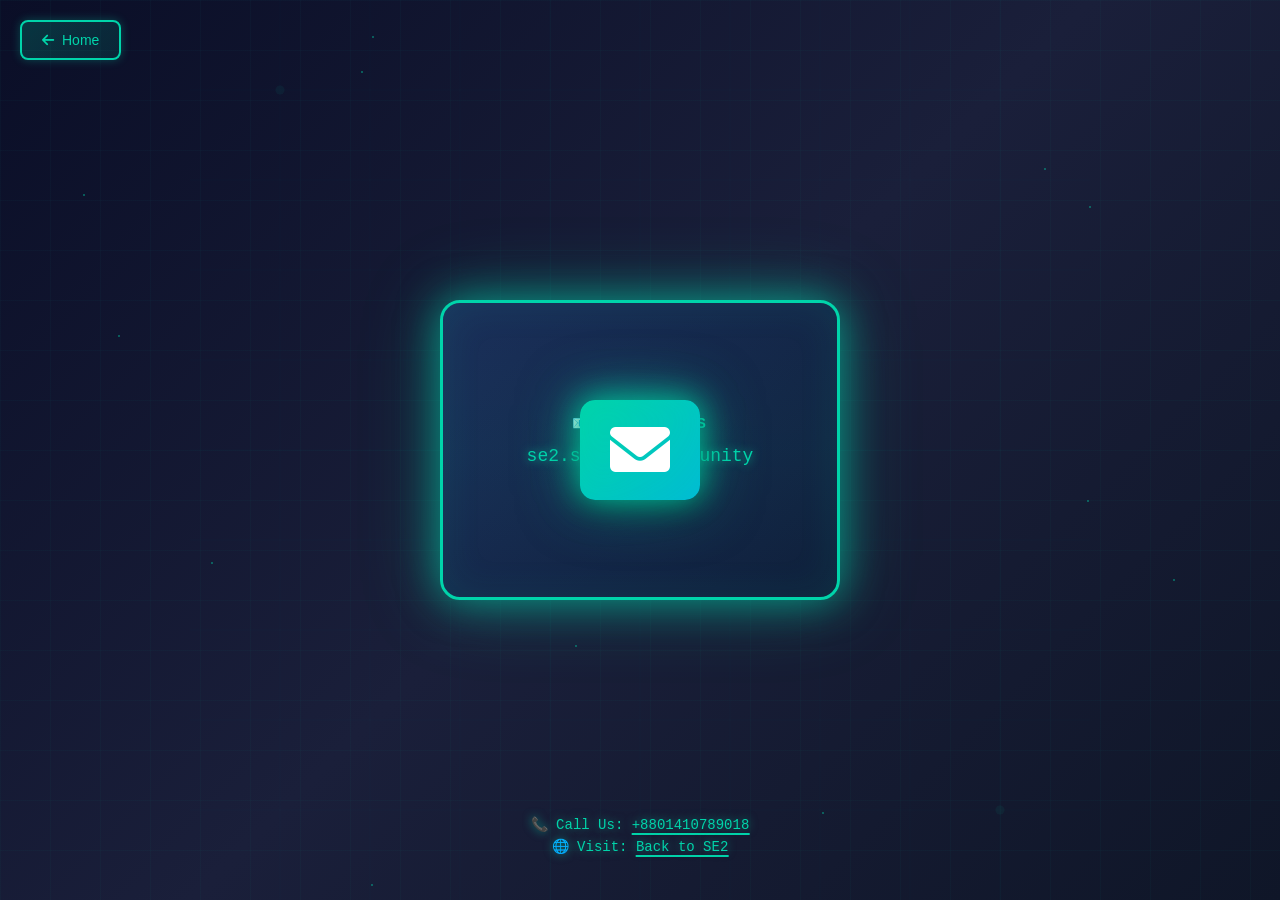
<file: contact-animation.html>
<!DOCTYPE html>
<html lang="en">
<head>
    <meta charset="UTF-8">
    <meta name="viewport" content="width=device-width, initial-scale=1.0">
    <title>Contact Us - SE2 Email Animation</title>
    <link rel="stylesheet" href="https://cdnjs.cloudflare.com/ajax/libs/font-awesome/6.0.0/css/all.min.css">
    <style>
        * {
            margin: 0;
            padding: 0;
            box-sizing: border-box;
        }

        body {
            width: 100%;
            height: 100vh;
            overflow: hidden;
            font-family: 'Segoe UI', Tahoma, Geneva, Verdana, sans-serif;
            background: linear-gradient(135deg, #0a0e27 0%, #1a1f3a 50%, #0f1628 100%);
            position: relative;
        }

        /* CIRCUIT BOARD BACKGROUND */
        .circuit-board {
            position: absolute;
            top: 0;
            left: 0;
            width: 100%;
            height: 100%;
            overflow: hidden;
            opacity: 0.15;
            z-index: 1;
        }

        .circuit-board svg {
            width: 100%;
            height: 100%;
            animation: circuitFlow 8s linear infinite;
        }

        @keyframes circuitFlow {
            0% {
                transform: translateX(0);
            }
            100% {
                transform: translateX(100px);
            }
        }

        /* GRID LINES BACKGROUND */
        .grid-background {
            position: absolute;
            top: 0;
            left: 0;
            width: 100%;
            height: 100%;
            background-image: 
                linear-gradient(rgba(0, 212, 170, 0.03) 1px, transparent 1px),
                linear-gradient(90deg, rgba(0, 212, 170, 0.03) 1px, transparent 1px);
            background-size: 50px 50px;
            animation: gridScroll 10s linear infinite;
            z-index: 2;
        }

        @keyframes gridScroll {
            0% {
                background-position: 0 0;
            }
            100% {
                background-position: 50px 50px;
            }
        }

        /* FLOATING PARTICLES */
        .particle {
            position: absolute;
            width: 2px;
            height: 2px;
            background: rgba(0, 212, 170, 0.5);
            border-radius: 50%;
            animation: float 6s infinite ease-in-out;
        }

        @keyframes float {
            0%, 100% {
                transform: translate(0, 0);
                opacity: 0;
            }
            10% {
                opacity: 1;
            }
            90% {
                opacity: 1;
            }
            100% {
                transform: translate(var(--tx), var(--ty));
                opacity: 0;
            }
        }

        /* CONTAINER */
        .animation-container {
            position: relative;
            width: 100%;
            height: 100%;
            display: flex;
            align-items: center;
            justify-content: center;
            z-index: 10;
        }

        /* SCREEN FRAME */
        .screen {
            position: relative;
            width: 400px;
            height: 300px;
            background: linear-gradient(135deg, #1a2f5a 0%, #0f1f3a 100%);
            border: 3px solid #00d4aa;
            border-radius: 20px;
            box-shadow: 
                0 0 40px rgba(0, 212, 170, 0.6),
                0 0 80px rgba(0, 212, 170, 0.3),
                inset 0 0 40px rgba(0, 212, 170, 0.1);
            overflow: hidden;
            animation: screenPulse 3s ease-in-out infinite;
        }

        .screen::before {
            content: '';
            position: absolute;
            top: 0;
            left: 0;
            right: 0;
            bottom: 0;
            background: linear-gradient(180deg, transparent 0%, rgba(0, 212, 170, 0.03) 50%, transparent 100%);
            animation: screenFlicker 0.15s infinite;
            pointer-events: none;
        }

        @keyframes screenPulse {
            0%, 100% {
                box-shadow: 
                    0 0 40px rgba(0, 212, 170, 0.6),
                    0 0 80px rgba(0, 212, 170, 0.3),
                    inset 0 0 40px rgba(0, 212, 170, 0.1);
            }
            50% {
                box-shadow: 
                    0 0 60px rgba(0, 212, 170, 0.8),
                    0 0 120px rgba(0, 212, 170, 0.5),
                    inset 0 0 60px rgba(0, 212, 170, 0.2);
            }
        }

        @keyframes screenFlicker {
            0% {
                opacity: 0;
            }
            50% {
                opacity: 0.05;
            }
            100% {
                opacity: 0;
            }
        }

        /* SCREEN CONTENT */
        .screen-content {
            position: absolute;
            width: 100%;
            height: 100%;
            display: flex;
            flex-direction: column;
            align-items: center;
            justify-content: center;
            padding: 40px;
            text-align: center;
            opacity: 0;
            animation: contentFadeIn 0.8s ease-in-out forwards;
            animation-delay: 2.5s;
        }

        @keyframes contentFadeIn {
            0% {
                opacity: 0;
                transform: scale(0.8);
            }
            100% {
                opacity: 1;
                transform: scale(1);
            }
        }

        .screen-content h2 {
            color: #00d4aa;
            font-size: 14px;
            font-weight: 600;
            letter-spacing: 2px;
            margin-bottom: 15px;
            text-transform: uppercase;
            animation: textGlow 2s ease-in-out infinite;
            animation-delay: 2.5s;
        }

        .screen-content p {
            color: #00d4aa;
            font-size: 18px;
            font-weight: 500;
            word-break: break-all;
            text-shadow: 0 0 10px rgba(0, 212, 170, 0.8);
            animation: emailGlow 2s ease-in-out infinite;
            animation-delay: 2.8s;
            font-family: 'Courier New', monospace;
        }

        @keyframes textGlow {
            0%, 100% {
                text-shadow: 0 0 5px rgba(0, 212, 170, 0.5), 0 0 10px rgba(0, 212, 170, 0.3);
            }
            50% {
                text-shadow: 0 0 20px rgba(0, 212, 170, 1), 0 0 30px rgba(0, 212, 170, 0.6);
            }
        }

        @keyframes emailGlow {
            0%, 100% {
                text-shadow: 0 0 10px rgba(0, 212, 170, 0.8), 0 0 20px rgba(0, 212, 170, 0.4);
            }
            50% {
                text-shadow: 0 0 25px rgba(0, 212, 170, 1), 0 0 40px rgba(0, 212, 170, 0.7);
            }
        }

        /* FLYING EMAIL ICON */
        .flying-mail {
            position: absolute;
            left: -200px;
            top: -100px;
            z-index: 20;
            animation: flyMail 2.5s cubic-bezier(0.25, 0.46, 0.45, 0.94) forwards;
        }

        @keyframes flyMail {
            0% {
                left: -200px;
                top: -100px;
                transform: translate(0, 0) rotateX(0deg) rotateY(0deg) scale(0.5);
                opacity: 0;
            }
            10% {
                opacity: 1;
            }
            50% {
                left: 50%;
                top: 20%;
                transform: translate(-50%, -50%) rotateX(30deg) rotateY(40deg) scale(1.1);
            }
            80% {
                left: 50%;
                top: 35%;
                transform: translate(-50%, -50%) rotateX(15deg) rotateY(20deg) scale(1);
            }
            100% {
                left: 50%;
                top: 50%;
                transform: translate(-50%, -50%) rotateX(0deg) rotateY(0deg) scale(1);
                opacity: 1;
            }
        }

        .mail-icon {
            width: 120px;
            height: 100px;
            background: linear-gradient(135deg, #00d4aa 0%, #00bcd4 100%);
            border-radius: 15px;
            display: flex;
            align-items: center;
            justify-content: center;
            font-size: 60px;
            color: white;
            box-shadow: 
                0 0 30px rgba(0, 212, 170, 0.8),
                0 0 60px rgba(0, 212, 170, 0.5),
                0 10px 30px rgba(0, 0, 0, 0.5);
            position: relative;
            transform-style: preserve-3d;
            animation: mailRotate 1s linear infinite;
        }

        .mail-icon::before {
            content: '';
            position: absolute;
            width: 140px;
            height: 120px;
            background: linear-gradient(135deg, rgba(0, 212, 170, 0.2), transparent);
            border-radius: 20px;
            filter: blur(20px);
            z-index: -1;
            animation: glowPulse 1.5s ease-in-out infinite;
        }

        @keyframes mailRotate {
            0% {
                transform: rotateZ(0deg);
            }
            100% {
                transform: rotateZ(360deg);
            }
        }

        @keyframes glowPulse {
            0%, 100% {
                transform: scale(0.8);
                opacity: 0.3;
            }
            50% {
                transform: scale(1.2);
                opacity: 0.8;
            }
        }

        /* NEON LINES */
        .neon-line {
            position: absolute;
            background: linear-gradient(90deg, transparent, #00d4aa, transparent);
            pointer-events: none;
        }

        .line-1 {
            width: 300px;
            height: 2px;
            top: 30%;
            left: -300px;
            animation: lineSlide 2.5s cubic-bezier(0.25, 0.46, 0.45, 0.94) forwards;
            box-shadow: 0 0 10px rgba(0, 212, 170, 0.8);
        }

        .line-2 {
            width: 300px;
            height: 2px;
            bottom: 30%;
            right: -300px;
            animation: lineSlideRight 2.5s cubic-bezier(0.25, 0.46, 0.45, 0.94) forwards;
            box-shadow: 0 0 10px rgba(0, 212, 170, 0.8);
        }

        @keyframes lineSlide {
            0% {
                left: -300px;
                opacity: 0;
            }
            50% {
                opacity: 1;
            }
            100% {
                left: calc(50% + 100px);
                opacity: 0;
            }
        }

        @keyframes lineSlideRight {
            0% {
                right: -300px;
                opacity: 0;
            }
            50% {
                opacity: 1;
            }
            100% {
                right: calc(50% + 100px);
                opacity: 0;
            }
        }

        /* CONTACT INFO BELOW */
        .contact-info-section {
            position: fixed;
            bottom: 40px;
            left: 50%;
            transform: translateX(-50%);
            z-index: 15;
            text-align: center;
            opacity: 0;
            animation: fadeInUp 0.8s ease-out forwards;
            animation-delay: 3.2s;
        }

        @keyframes fadeInUp {
            0% {
                opacity: 0;
                transform: translateX(-50%) translateY(30px);
            }
            100% {
                opacity: 1;
                transform: translateX(-50%) translateY(0);
            }
        }

        .contact-info-section p {
            color: #00d4aa;
            font-size: 14px;
            margin: 5px 0;
            font-family: 'Courier New', monospace;
            text-shadow: 0 0 10px rgba(0, 212, 170, 0.6);
        }

        .contact-info-section a {
            color: #00d4aa;
            text-decoration: none;
            border-bottom: 2px solid #00d4aa;
            transition: all 0.3s ease;
        }

        .contact-info-section a:hover {
            color: #00ffff;
            text-shadow: 0 0 20px rgba(0, 255, 255, 0.8);
            border-bottom-color: #00ffff;
        }

        /* BACK BUTTON */
        .back-button {
            position: fixed;
            top: 20px;
            left: 20px;
            z-index: 20;
            opacity: 0;
            animation: fadeInDown 0.6s ease-out forwards;
        }

        @keyframes fadeInDown {
            0% {
                opacity: 0;
                transform: translateY(-20px);
            }
            100% {
                opacity: 1;
                transform: translateY(0);
            }
        }

        .back-button a {
            display: inline-flex;
            align-items: center;
            gap: 8px;
            padding: 10px 20px;
            background: linear-gradient(135deg, rgba(0, 212, 170, 0.2), rgba(0, 212, 170, 0.1));
            border: 2px solid #00d4aa;
            color: #00d4aa;
            text-decoration: none;
            border-radius: 8px;
            font-size: 14px;
            transition: all 0.3s ease;
            box-shadow: 0 0 10px rgba(0, 212, 170, 0.3);
        }

        .back-button a:hover {
            background: linear-gradient(135deg, rgba(0, 212, 170, 0.4), rgba(0, 212, 170, 0.2));
            box-shadow: 0 0 20px rgba(0, 212, 170, 0.6);
            transform: translateX(-5px);
        }

        /* RESPONSIVE */
        @media (max-width: 768px) {
            .screen {
                width: 300px;
                height: 250px;
            }

            .mail-icon {
                width: 80px;
                height: 70px;
                font-size: 40px;
            }

            .contact-info-section {
                bottom: 20px;
            }

            .screen-content p {
                font-size: 14px;
            }
        }
    </style>
</head>
<body>
    <!-- CIRCUIT BOARD BACKGROUND -->
    <div class="circuit-board">
        <svg viewBox="0 0 1000 1000">
            <!-- Horizontal lines -->
            <line x1="0" y1="100" x2="1000" y2="100" stroke="#00d4aa" stroke-width="0.5" opacity="0.3"/>
            <line x1="0" y1="200" x2="1000" y2="200" stroke="#00d4aa" stroke-width="0.5" opacity="0.3"/>
            <line x1="0" y1="300" x2="1000" y2="300" stroke="#00d4aa" stroke-width="0.5" opacity="0.3"/>
            <line x1="0" y1="400" x2="1000" y2="400" stroke="#00d4aa" stroke-width="0.5" opacity="0.3"/>
            <line x1="0" y1="500" x2="1000" y2="500" stroke="#00d4aa" stroke-width="0.5" opacity="0.3"/>
            <line x1="0" y1="600" x2="1000" y2="600" stroke="#00d4aa" stroke-width="0.5" opacity="0.3"/>
            <line x1="0" y1="700" x2="1000" y2="700" stroke="#00d4aa" stroke-width="0.5" opacity="0.3"/>
            <line x1="0" y1="800" x2="1000" y2="800" stroke="#00d4aa" stroke-width="0.5" opacity="0.3"/>
            <line x1="0" y1="900" x2="1000" y2="900" stroke="#00d4aa" stroke-width="0.5" opacity="0.3"/>
            
            <!-- Vertical lines -->
            <line x1="100" y1="0" x2="100" y2="1000" stroke="#00d4aa" stroke-width="0.5" opacity="0.3"/>
            <line x1="200" y1="0" x2="200" y2="1000" stroke="#00d4aa" stroke-width="0.5" opacity="0.3"/>
            <line x1="300" y1="0" x2="300" y2="1000" stroke="#00d4aa" stroke-width="0.5" opacity="0.3"/>
            <line x1="400" y1="0" x2="400" y2="1000" stroke="#00d4aa" stroke-width="0.5" opacity="0.3"/>
            <line x1="500" y1="0" x2="500" y2="1000" stroke="#00d4aa" stroke-width="0.5" opacity="0.3"/>
            <line x1="600" y1="0" x2="600" y2="1000" stroke="#00d4aa" stroke-width="0.5" opacity="0.3"/>
            <line x1="700" y1="0" x2="700" y2="1000" stroke="#00d4aa" stroke-width="0.5" opacity="0.3"/>
            <line x1="800" y1="0" x2="800" y2="1000" stroke="#00d4aa" stroke-width="0.5" opacity="0.3"/>
            <line x1="900" y1="0" x2="900" y2="1000" stroke="#00d4aa" stroke-width="0.5" opacity="0.3"/>
            
            <!-- Circles -->
            <circle cx="100" cy="100" r="5" fill="#00d4aa" opacity="0.4"/>
            <circle cx="900" cy="900" r="5" fill="#00d4aa" opacity="0.4"/>
            <circle cx="500" cy="500" r="8" fill="#00d4aa" opacity="0.3"/>
        </svg>
    </div>

    <!-- GRID BACKGROUND -->
    <div class="grid-background"></div>

    <!-- FLOATING PARTICLES -->
    <script>
        function createParticles() {
            const container = document.body;
            for (let i = 0; i < 15; i++) {
                const particle = document.createElement('div');
                particle.classList.add('particle');
                
                const startX = Math.random() * window.innerWidth;
                const startY = Math.random() * window.innerHeight;
                const endX = (Math.random() - 0.5) * 200;
                const endY = (Math.random() - 0.5) * 200;
                
                particle.style.left = startX + 'px';
                particle.style.top = startY + 'px';
                particle.style.setProperty('--tx', endX + 'px');
                particle.style.setProperty('--ty', endY + 'px');
                particle.style.animationDelay = (Math.random() * 6) + 's';
                
                container.appendChild(particle);
            }
        }
        
        createParticles();
    </script>

    <!-- NEON LINES -->
    <div class="neon-line line-1"></div>
    <div class="neon-line line-2"></div>

    <!-- ANIMATION CONTAINER -->
    <div class="animation-container">
        <!-- FLYING MAIL -->
        <div class="flying-mail">
            <div class="mail-icon">
                <i class="fas fa-envelope"></i>
            </div>
        </div>

        <!-- SCREEN FRAME -->
        <div class="screen">
            <div class="screen-content">
                <h2>📧 Contact Us</h2>
                <p>se2.support.community<br>@gmail.com</p>
            </div>
        </div>
    </div>

    <!-- CONTACT INFO SECTION -->
    <div class="contact-info-section">
        <p>📞 Call Us: <a href="tel:+8801410789018">+8801410789018</a></p>
        <p>🌐 Visit: <a href="index.html">Back to SE2</a></p>
    </div>

    <!-- BACK BUTTON -->
    <div class="back-button">
        <a href="index.html">
            <i class="fas fa-arrow-left"></i> Home
        </a>
    </div>
</body>
</html>
</file>
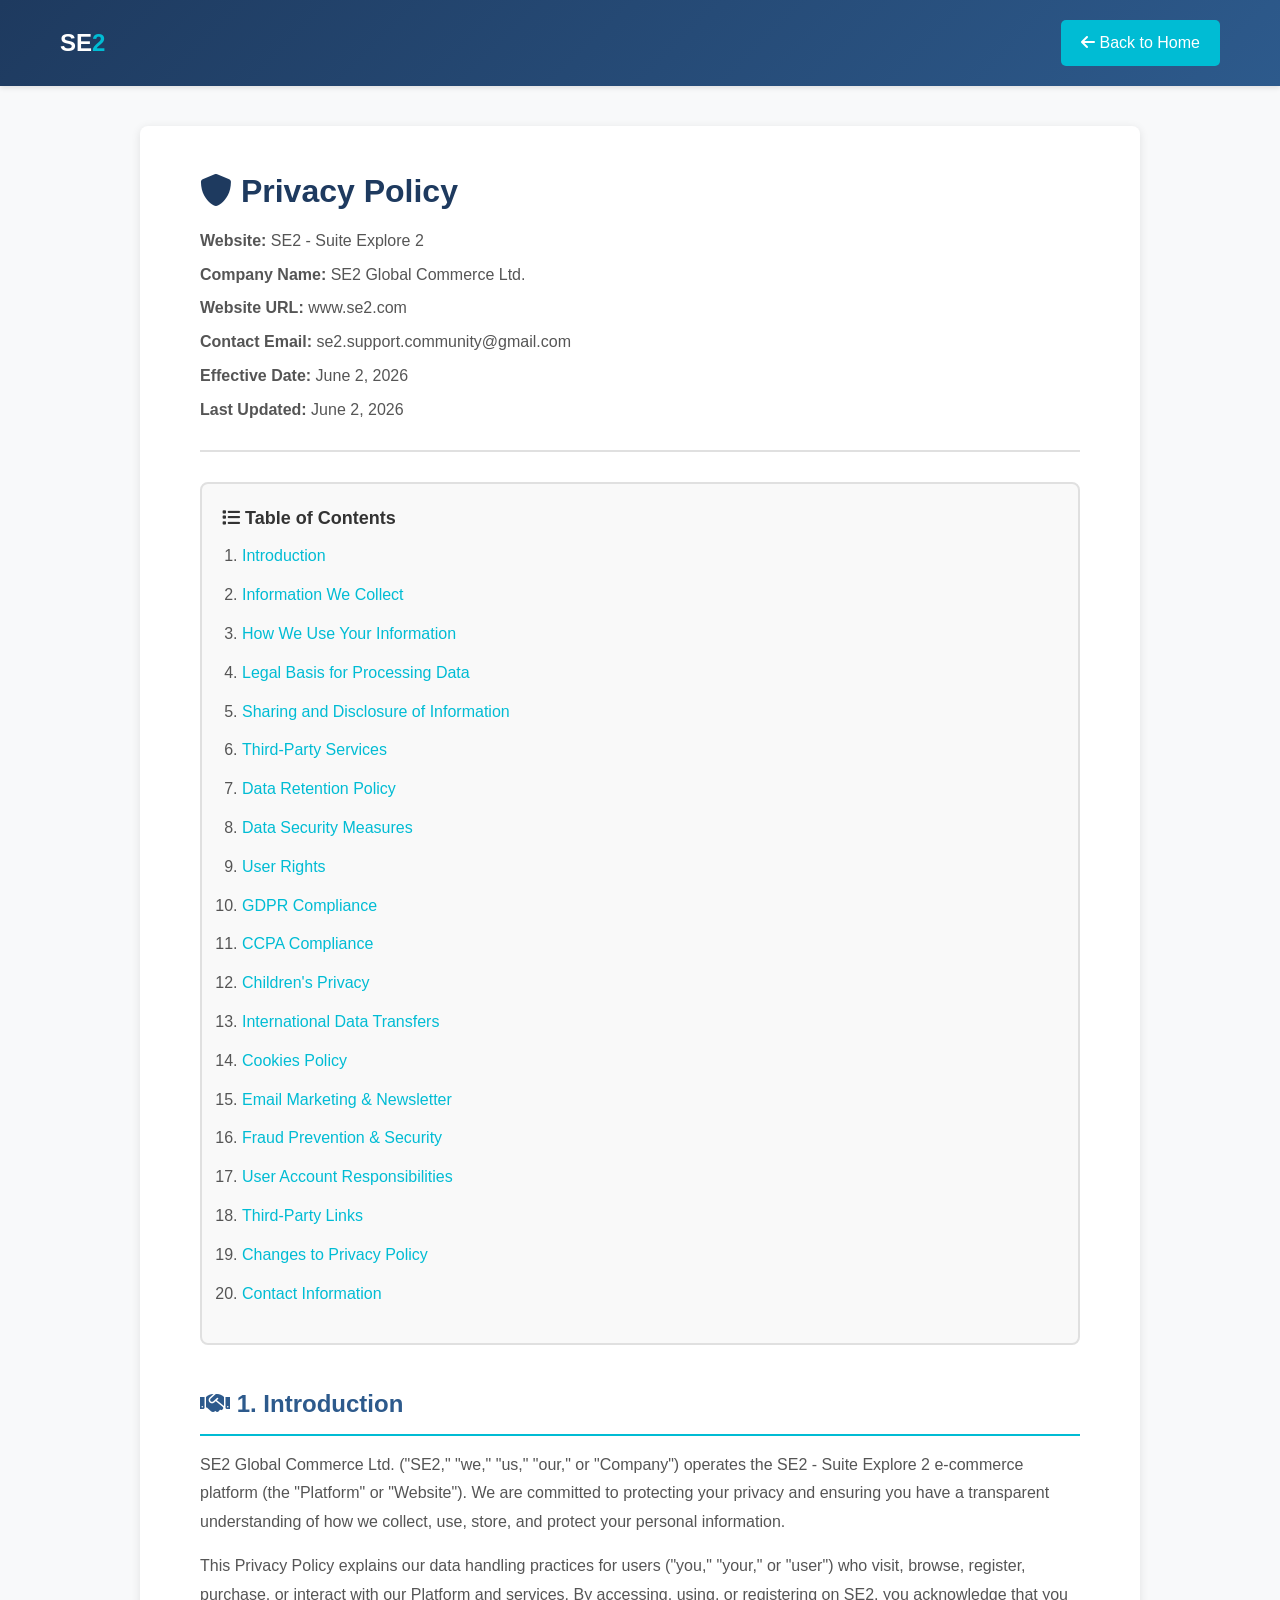
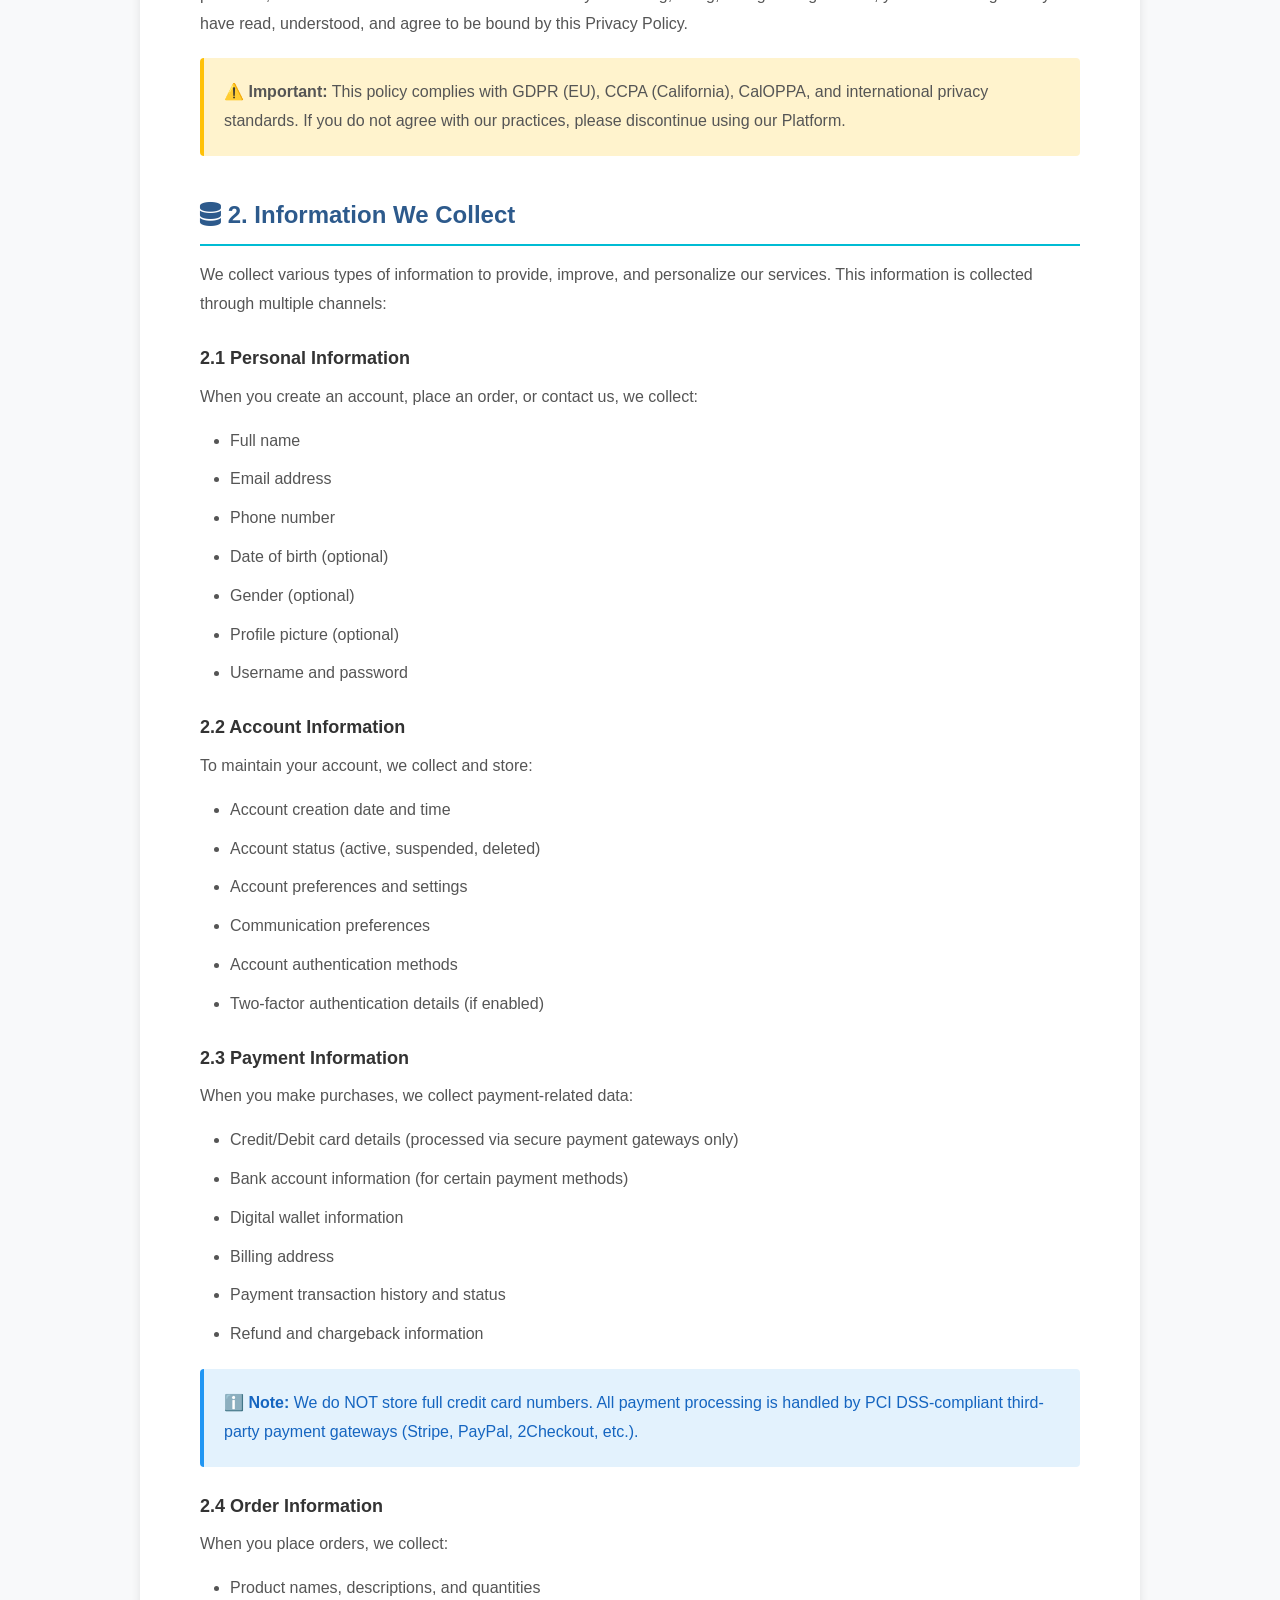
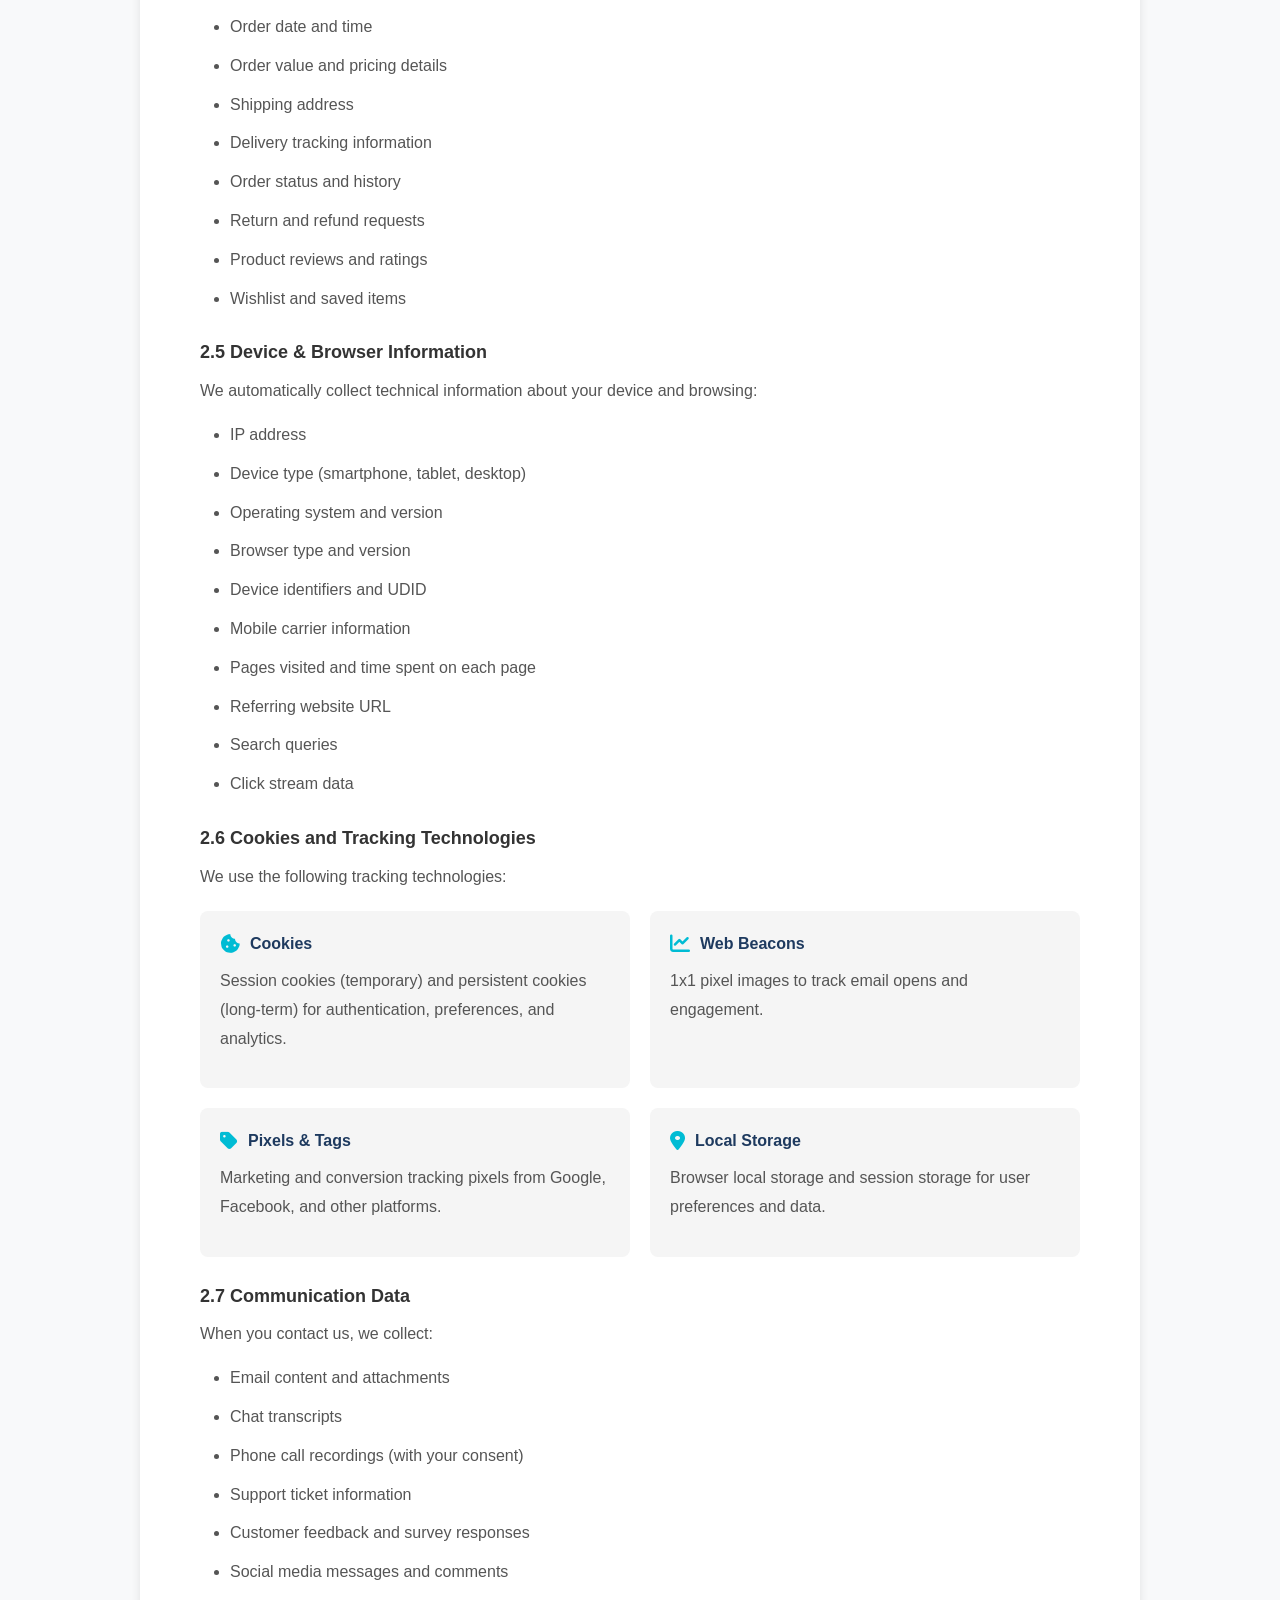
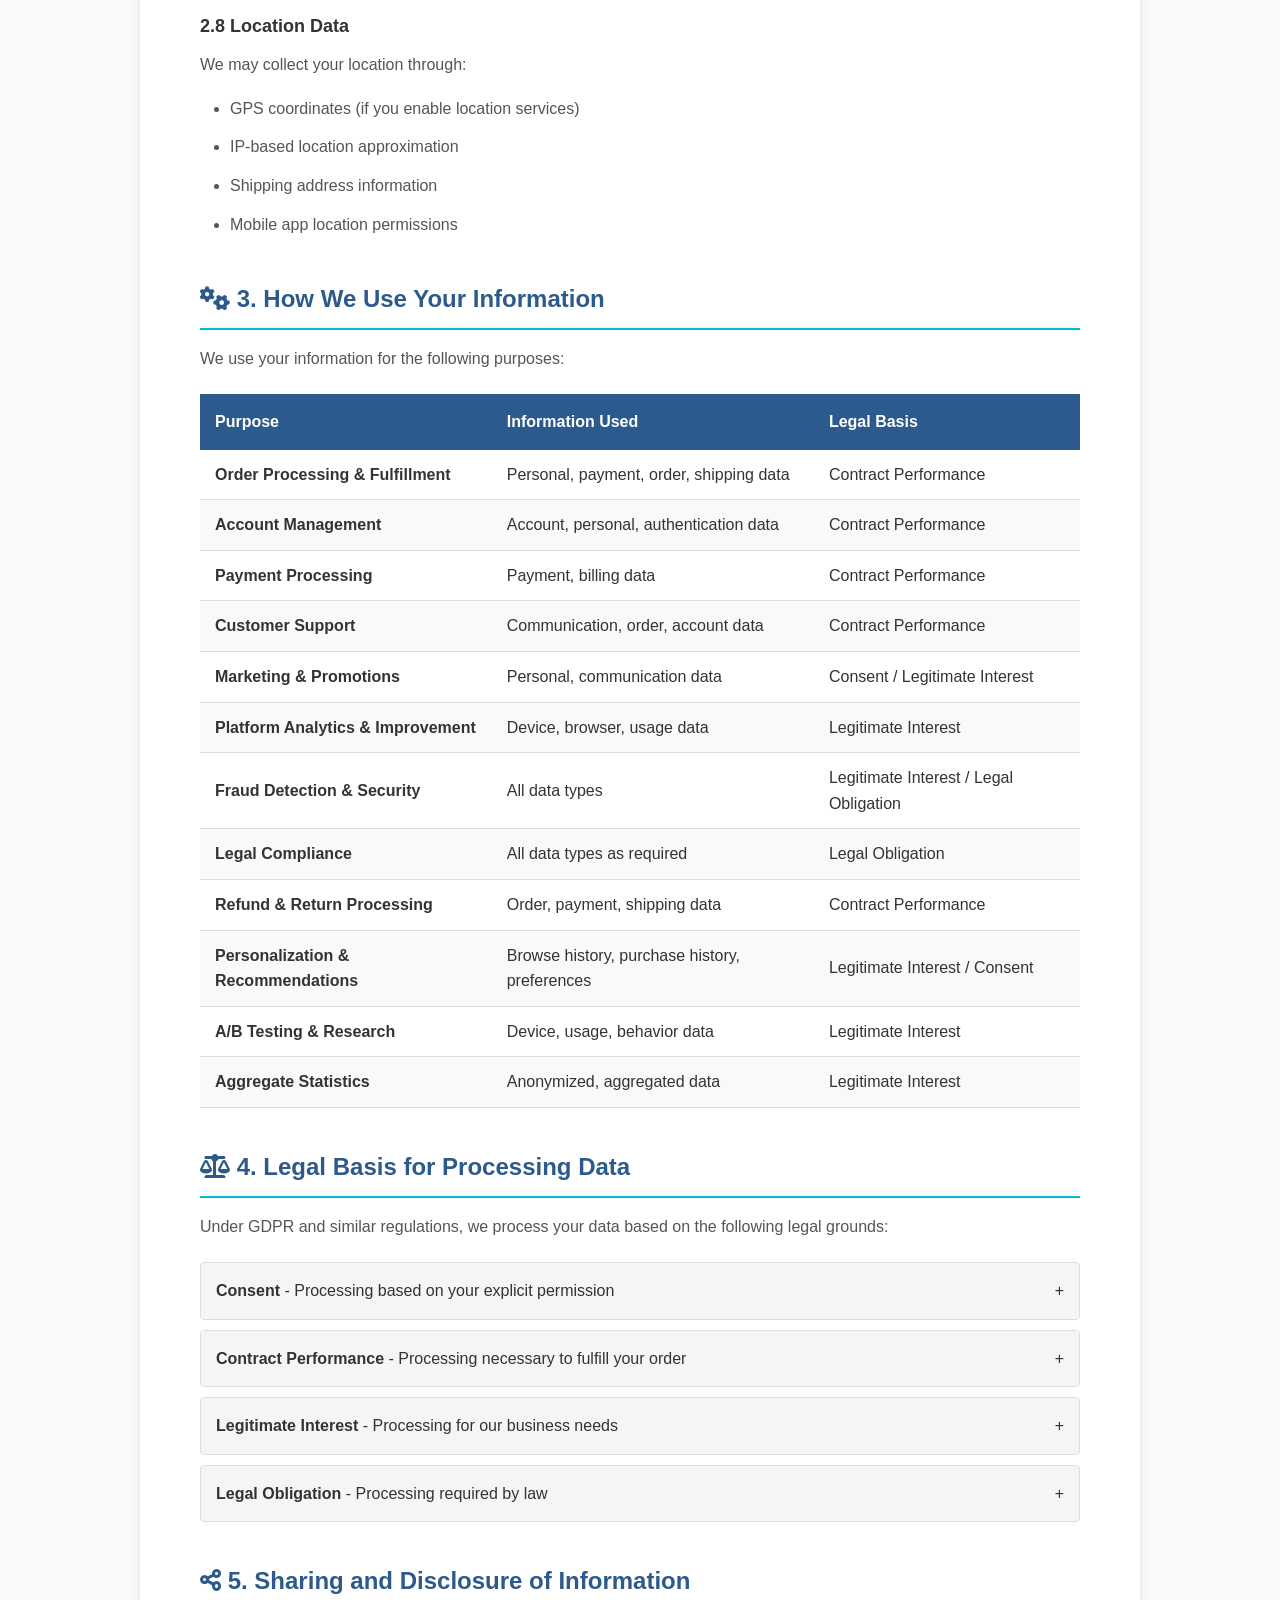
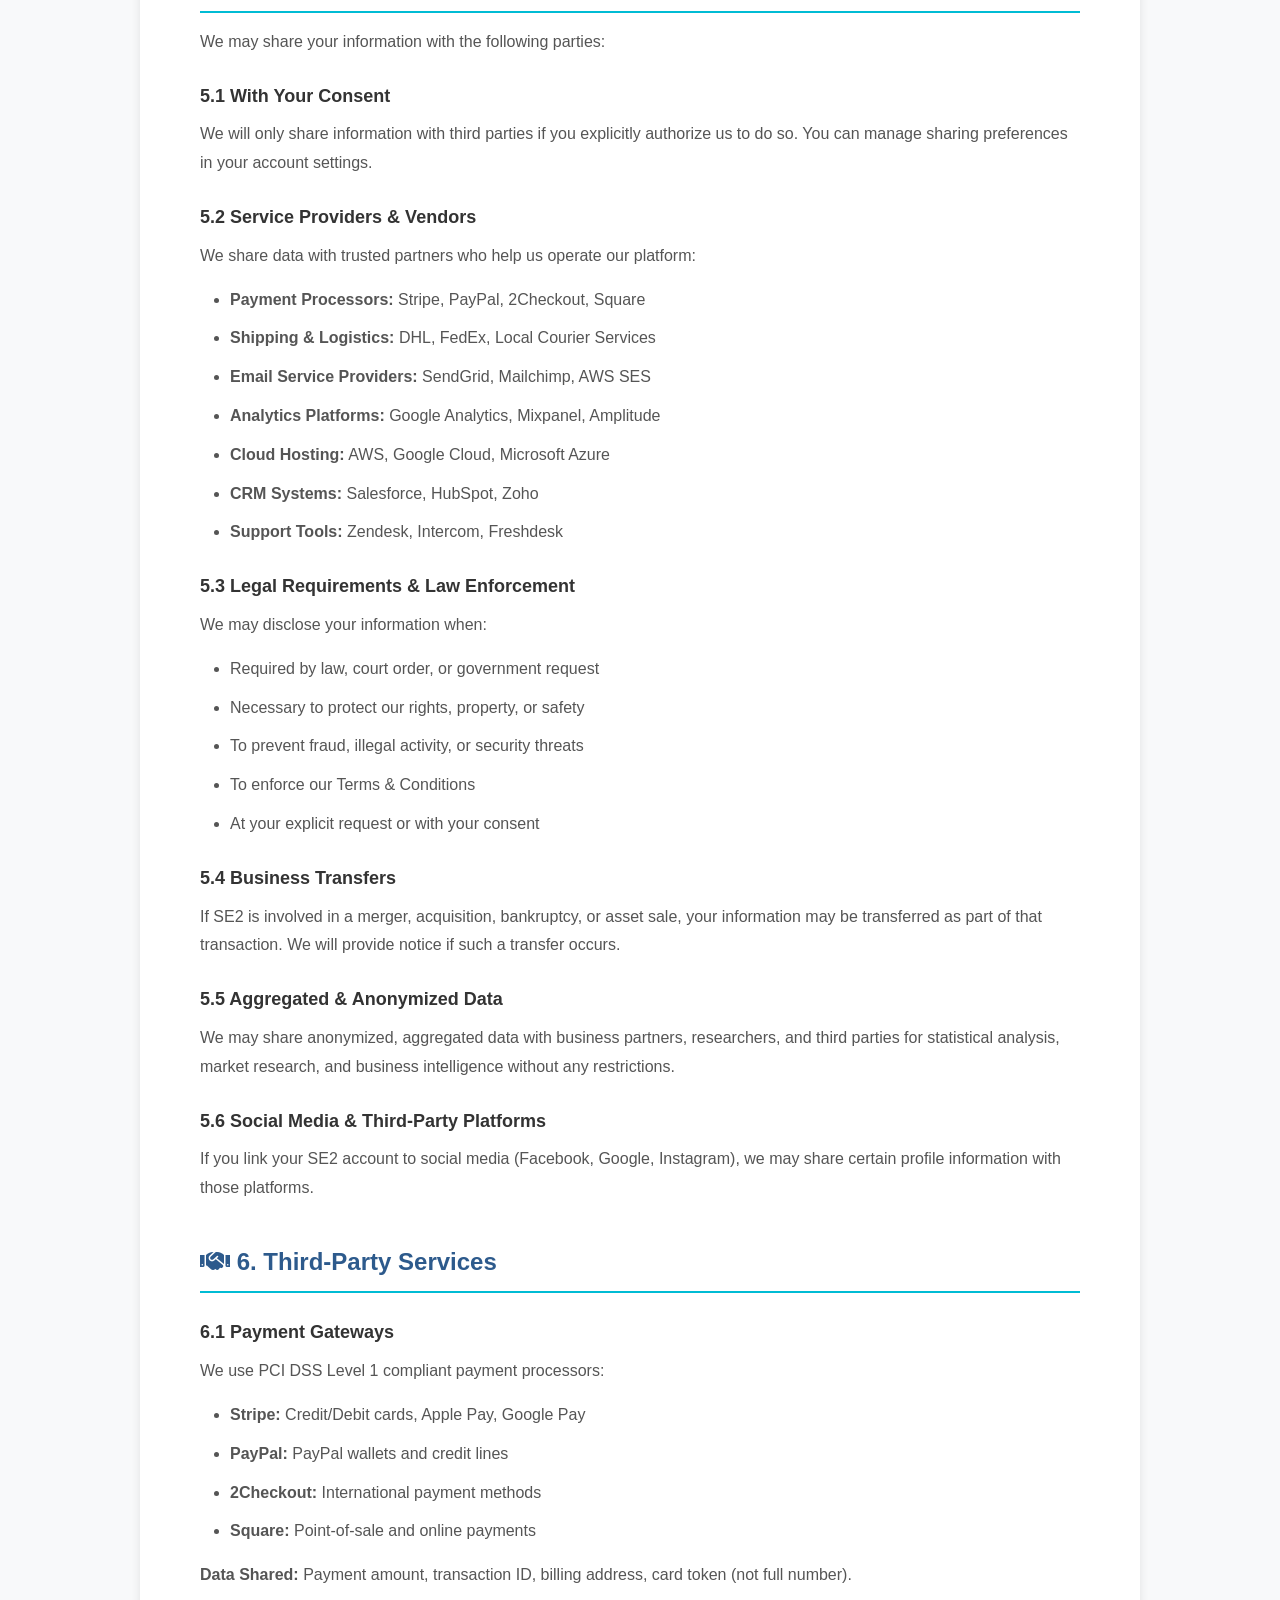
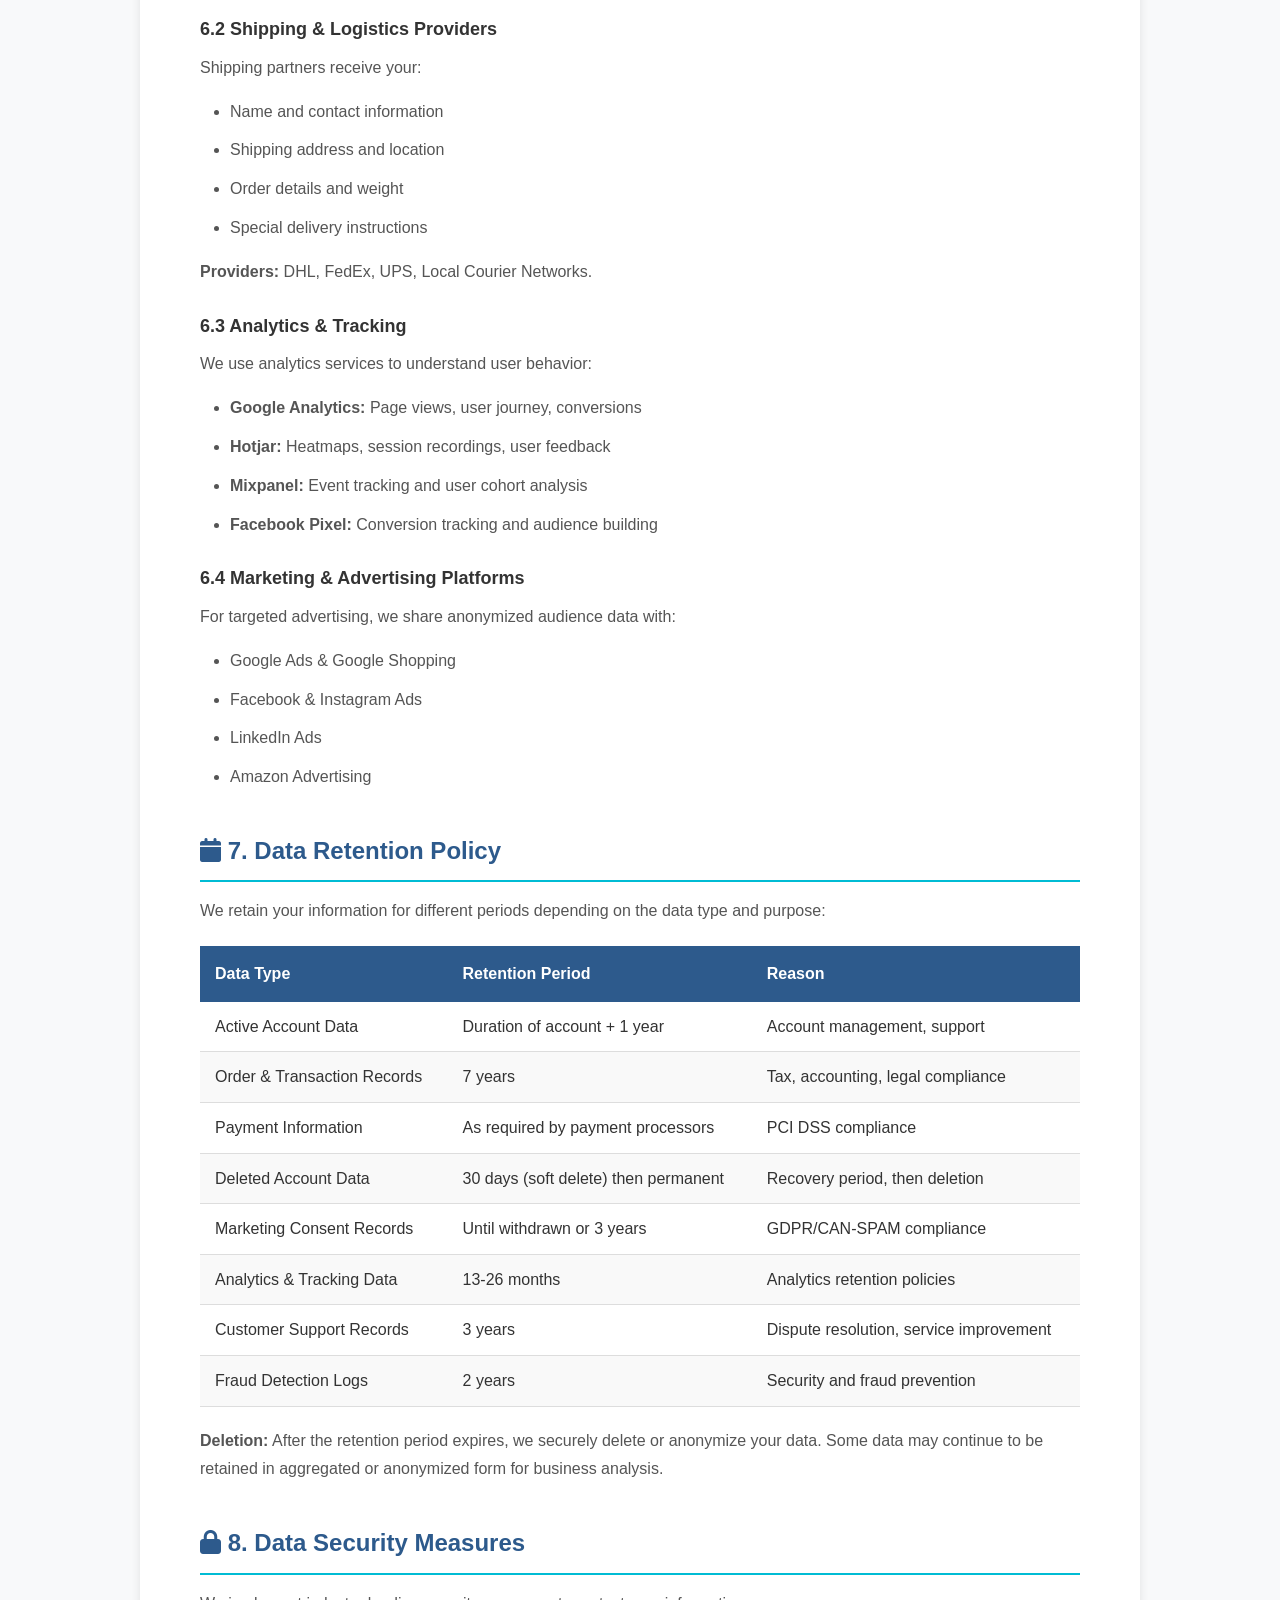
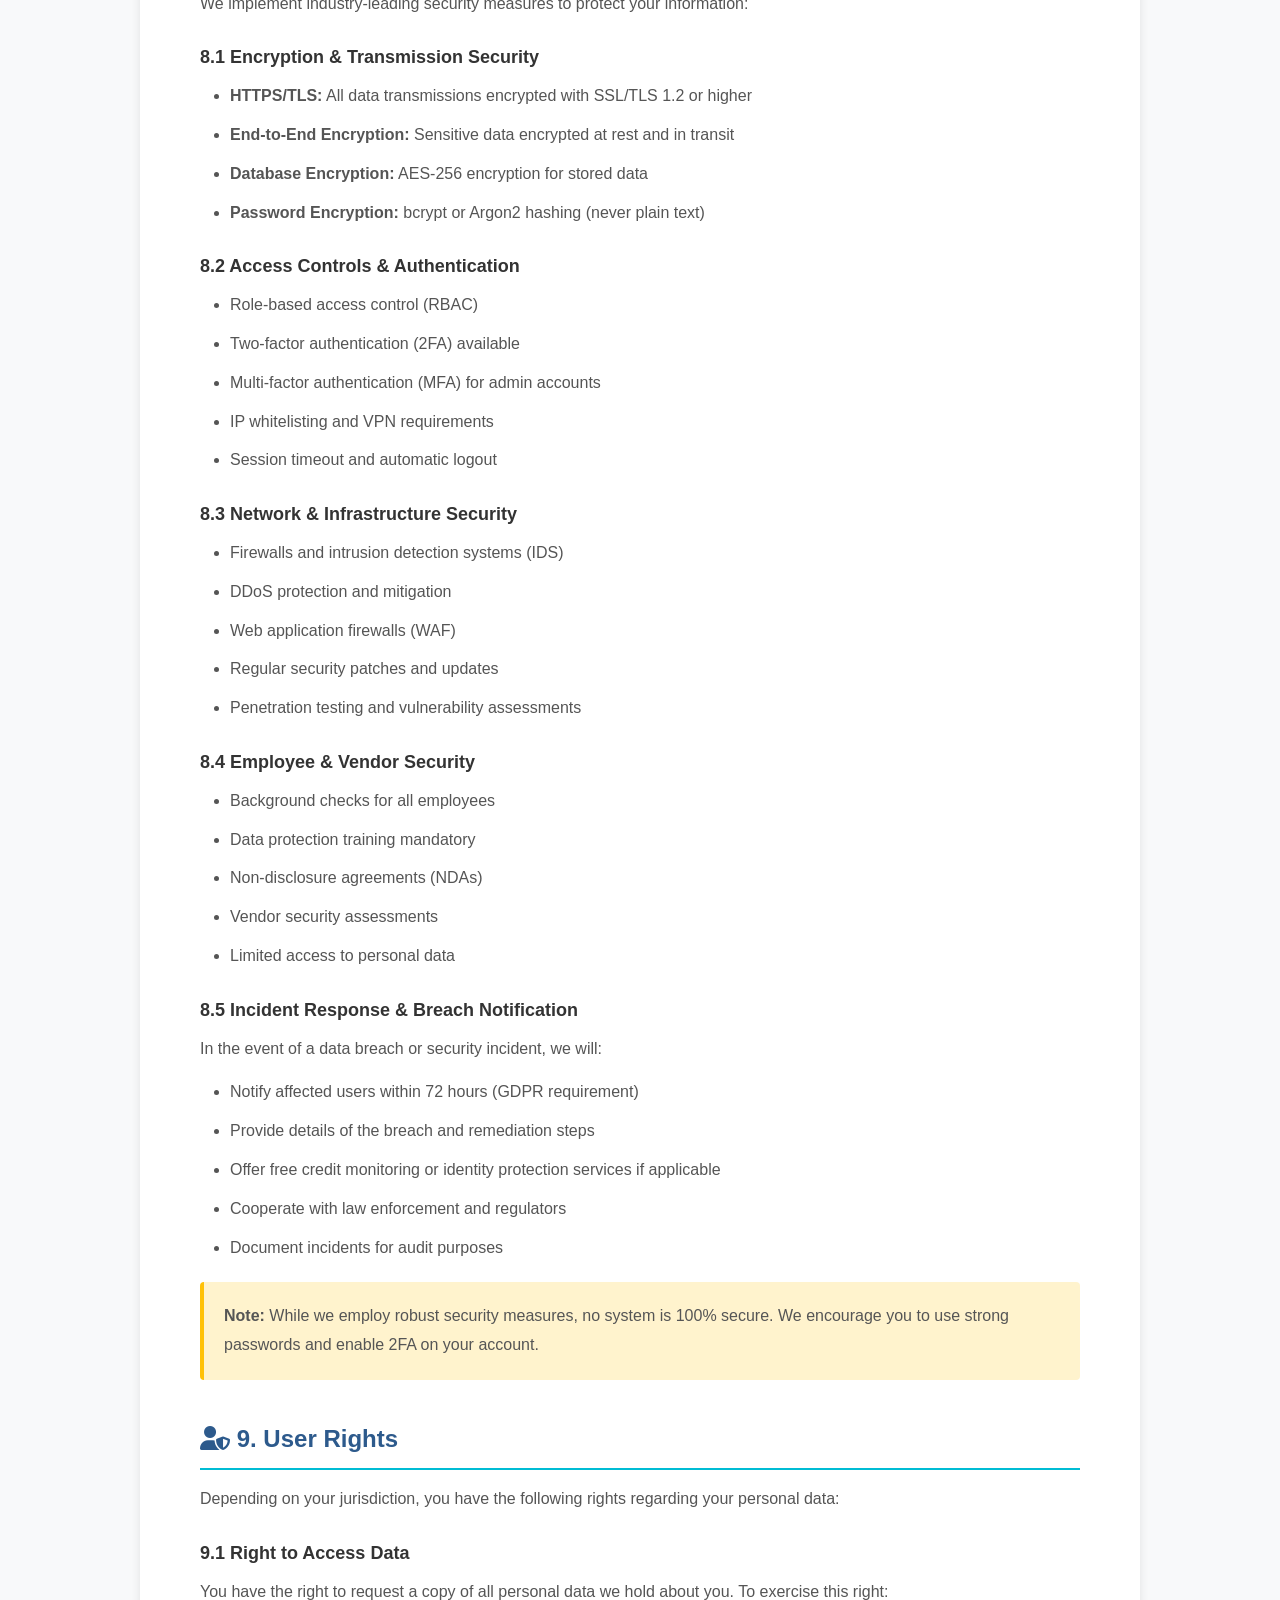
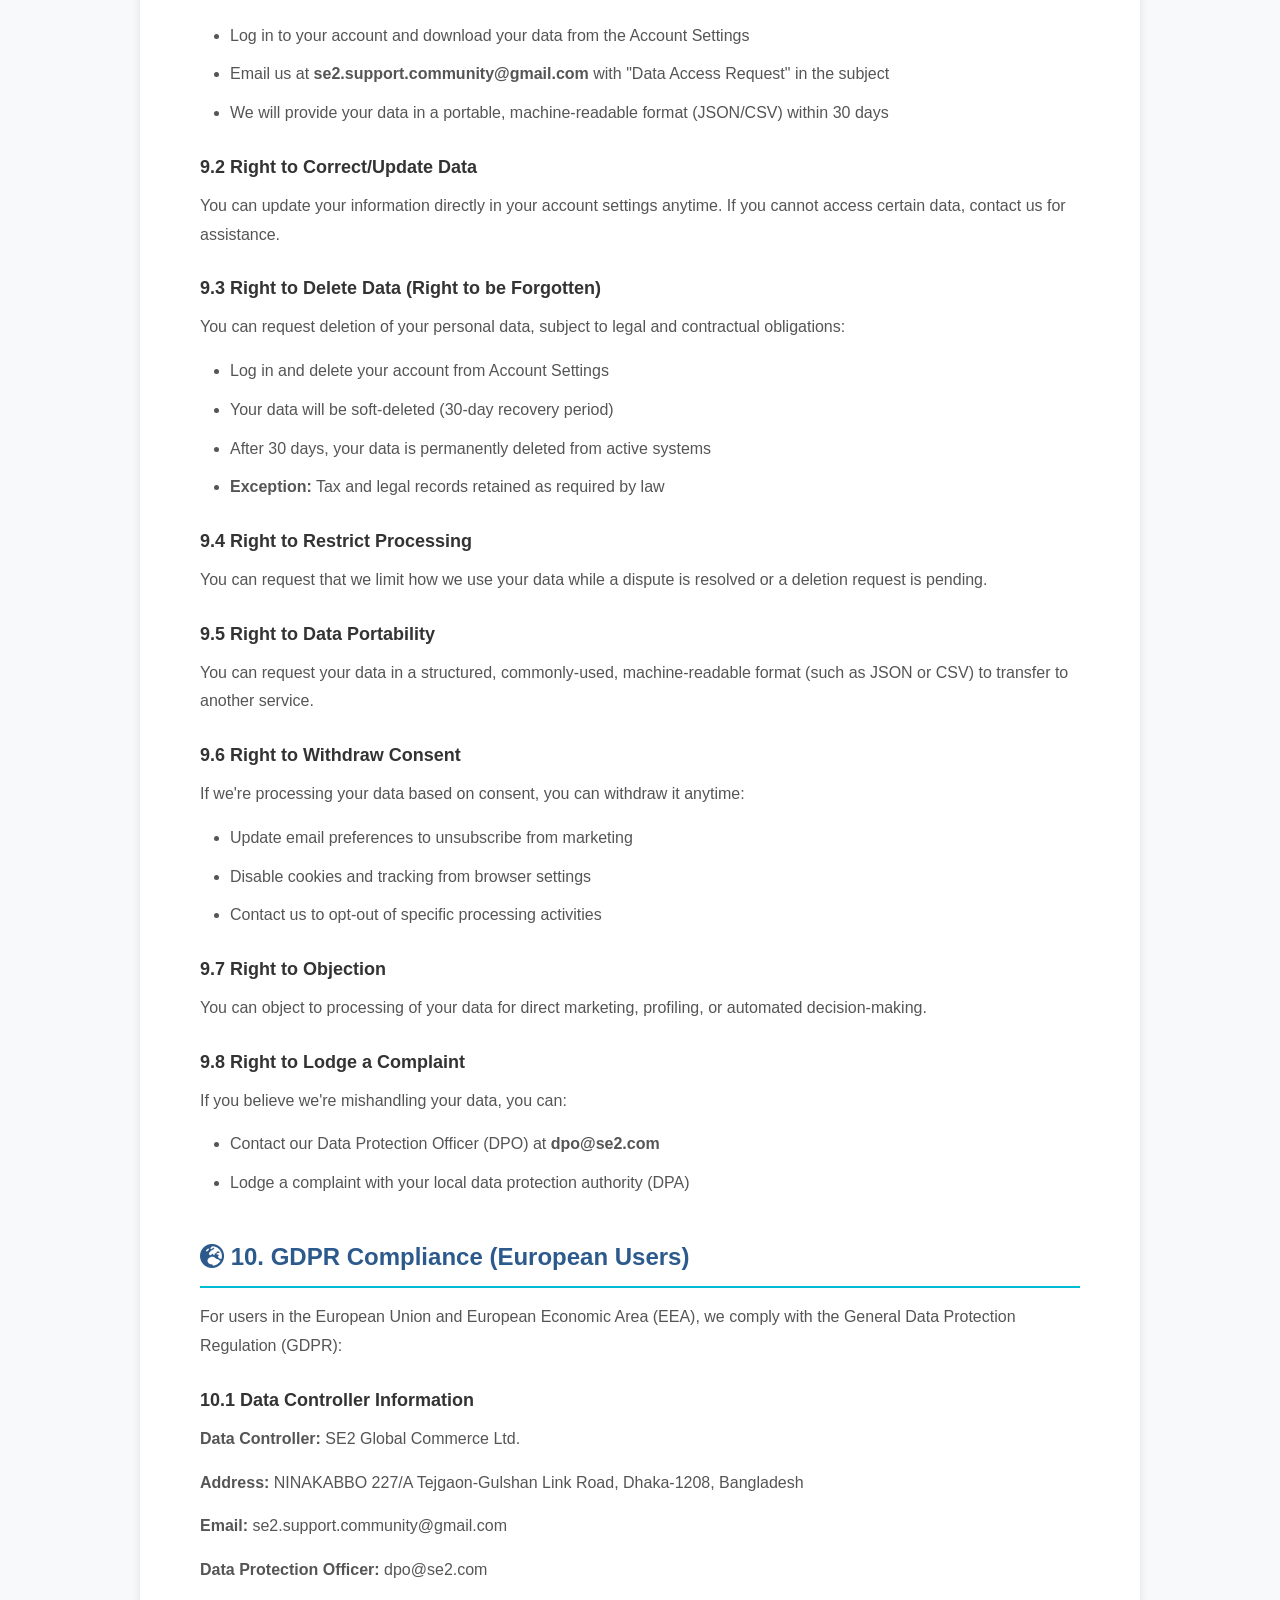
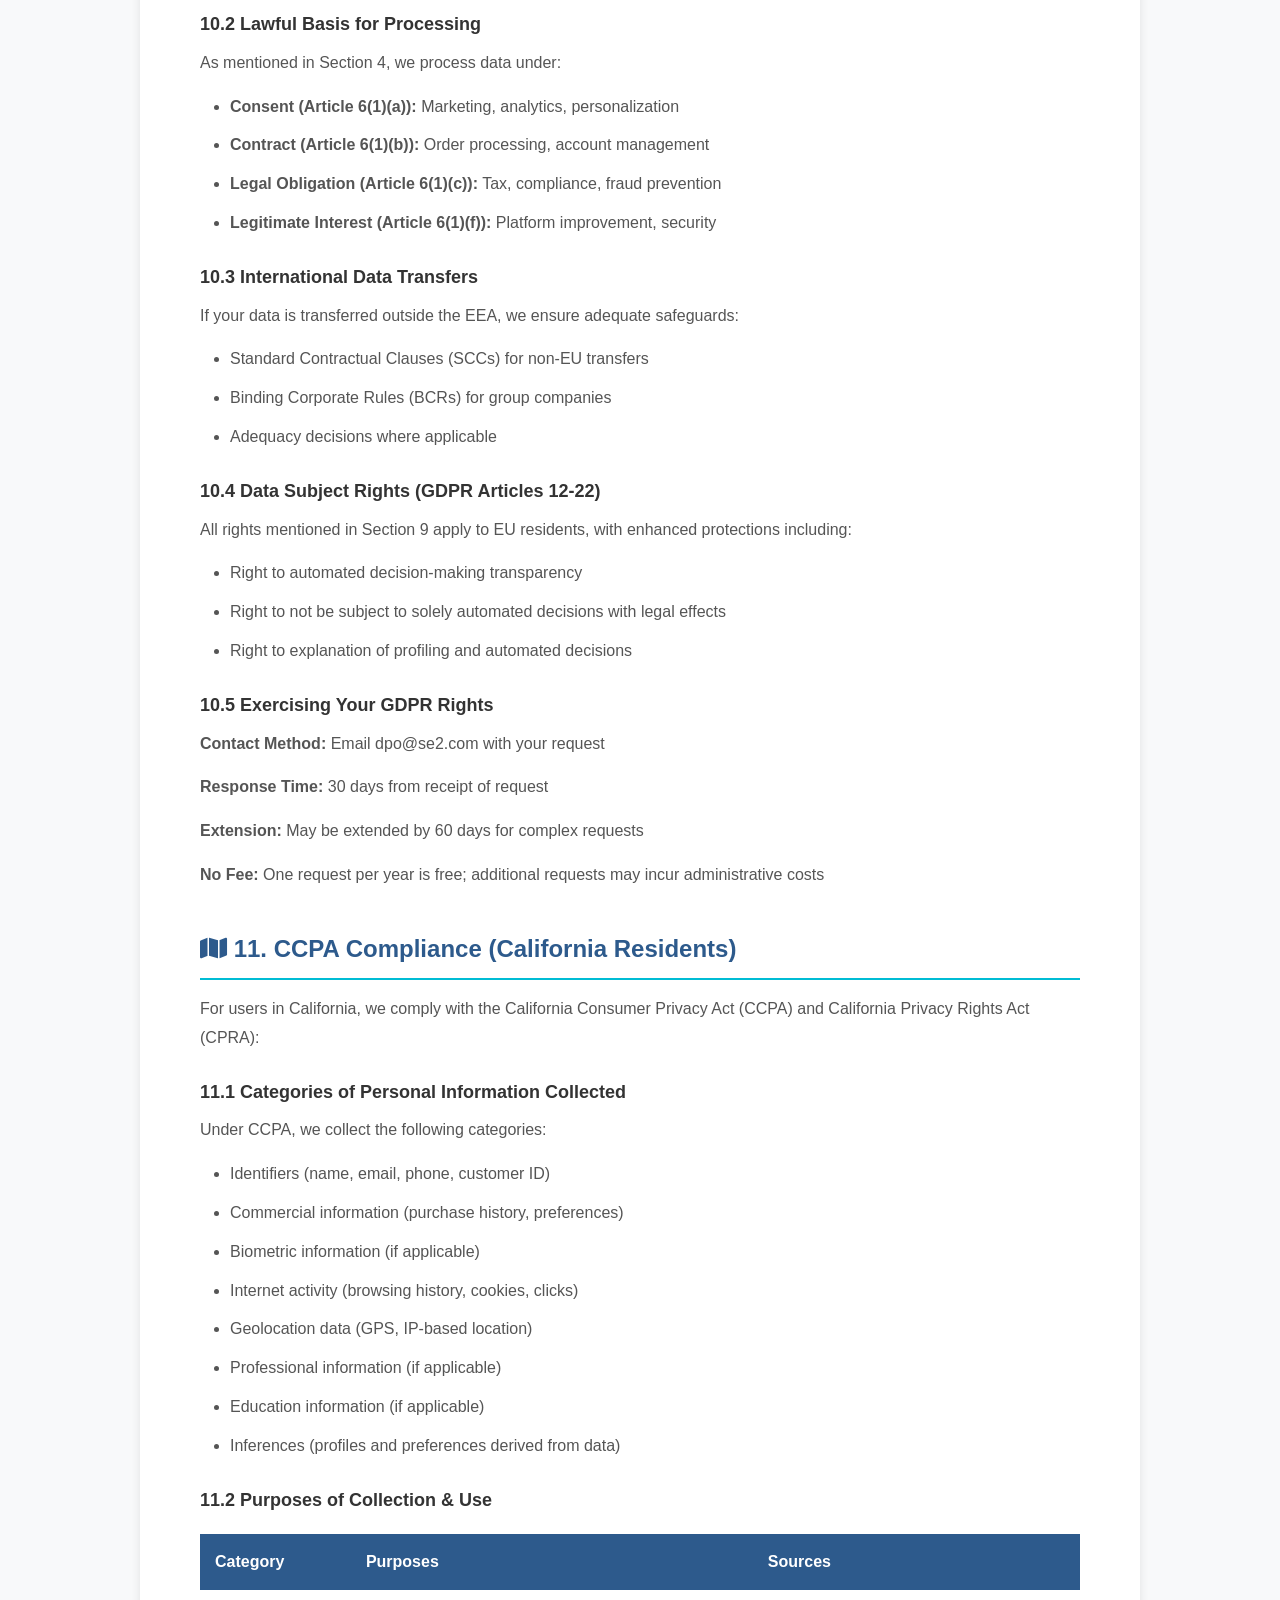
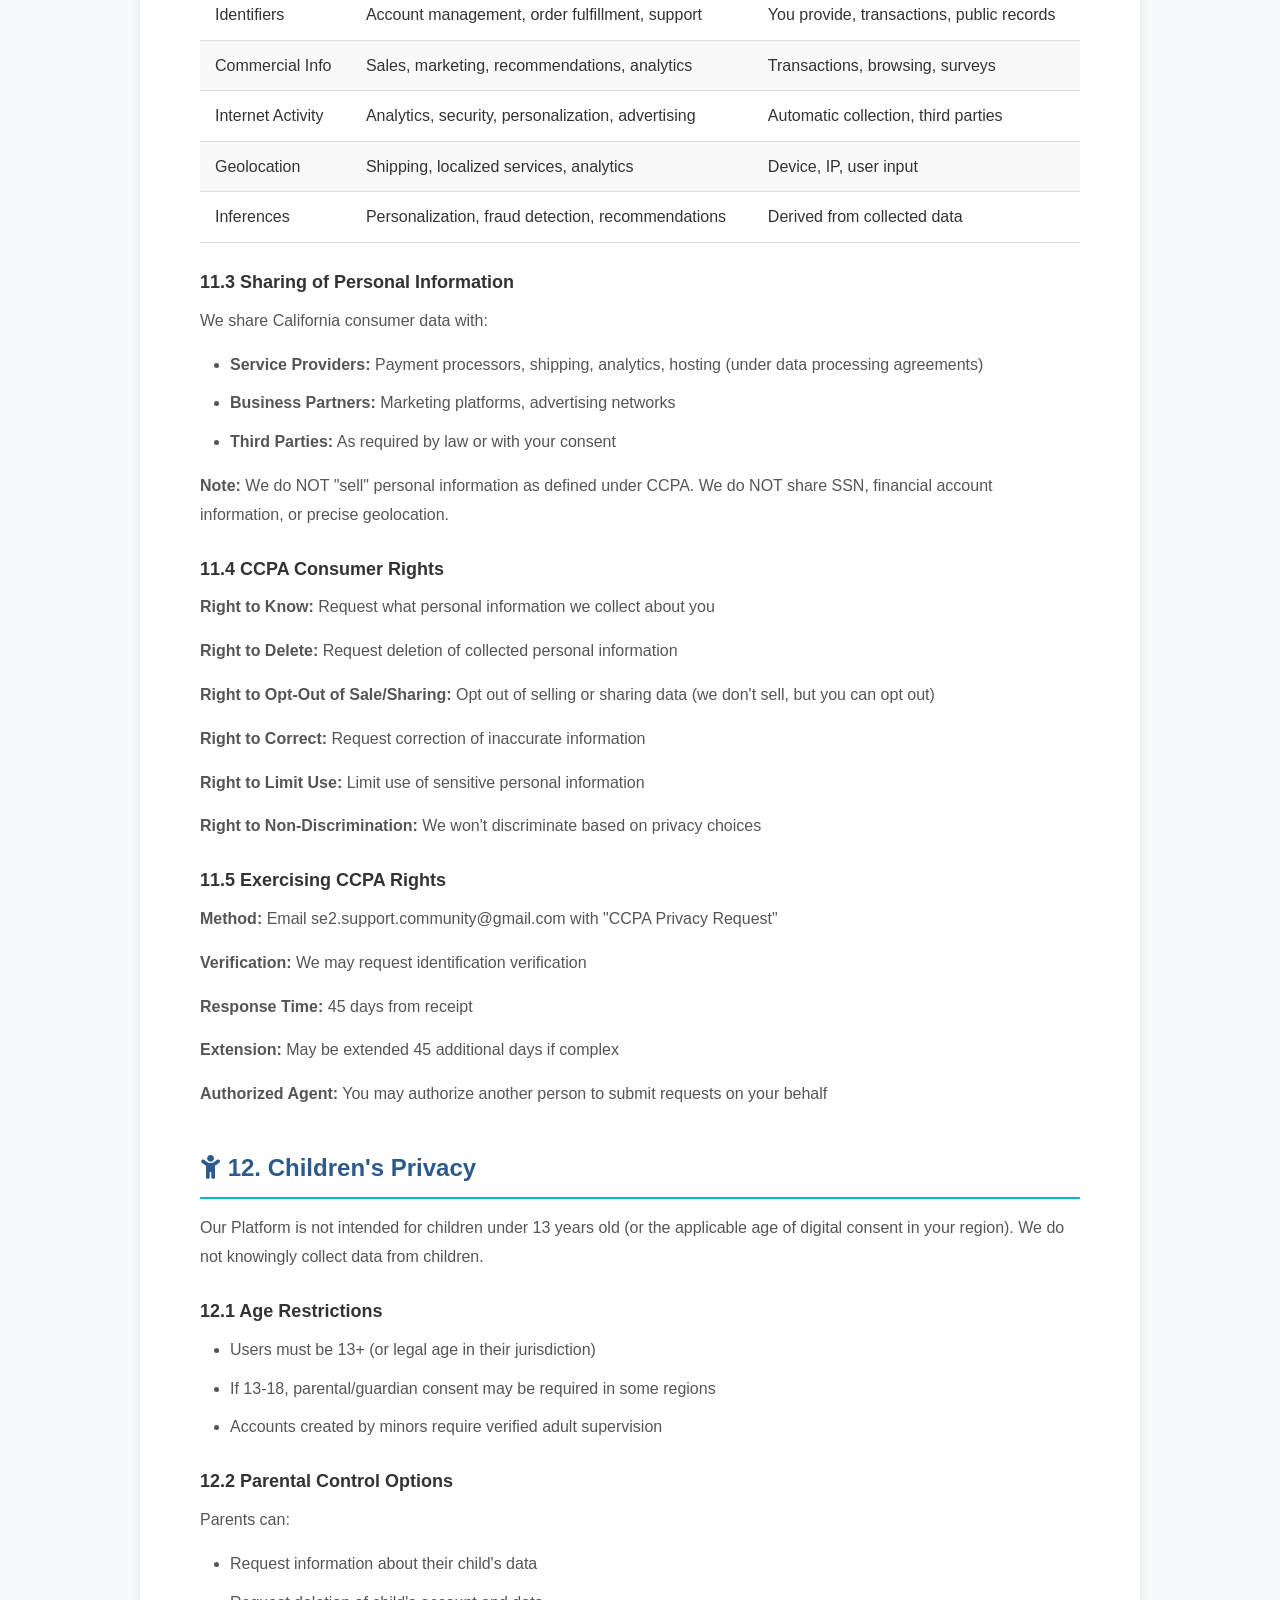
<file: privacy-policy.html>
<!DOCTYPE html>
<html lang="en">
<head>
    <meta charset="UTF-8">
    <meta name="viewport" content="width=device-width, initial-scale=1.0">
    <title>Privacy Policy - SE2 | Suite Explore 2</title>
    <link rel="stylesheet" href="https://cdnjs.cloudflare.com/ajax/libs/font-awesome/6.0.0/css/all.min.css">
    <style>
        * {
            margin: 0;
            padding: 0;
            box-sizing: border-box;
        }

        body {
            font-family: 'Segoe UI', Tahoma, Geneva, Verdana, sans-serif;
            line-height: 1.6;
            color: #333;
            background-color: #f8f9fa;
        }

        header {
            background: linear-gradient(135deg, #1e3a5f 0%, #2d5a8c 100%);
            color: white;
            padding: 20px 0;
            box-shadow: 0 2px 5px rgba(0, 0, 0, 0.1);
        }

        .header-container {
            max-width: 1200px;
            margin: 0 auto;
            padding: 0 20px;
            display: flex;
            justify-content: space-between;
            align-items: center;
        }

        .logo {
            font-size: 24px;
            font-weight: bold;
        }

        .logo span {
            color: #00bcd4;
        }

        nav a {
            color: white;
            text-decoration: none;
            margin-left: 30px;
            transition: color 0.3s;
        }

        nav a:hover {
            color: #00bcd4;
        }

        .back-btn {
            display: inline-block;
            background: #00bcd4;
            color: white;
            padding: 10px 20px;
            border-radius: 5px;
            text-decoration: none;
            transition: background 0.3s;
        }

        .back-btn:hover {
            background: #0097a7;
        }

        .container {
            max-width: 1000px;
            margin: 40px auto;
            padding: 0 20px;
            background: white;
            border-radius: 8px;
            box-shadow: 0 2px 10px rgba(0, 0, 0, 0.1);
        }

        .content {
            padding: 40px;
        }

        h1 {
            color: #1e3a5f;
            margin-bottom: 10px;
            font-size: 32px;
        }

        .policy-meta {
            color: #666;
            margin-bottom: 30px;
            padding-bottom: 20px;
            border-bottom: 2px solid #e0e0e0;
        }

        .policy-meta p {
            margin: 5px 0;
        }

        h2 {
            color: #2d5a8c;
            margin-top: 40px;
            margin-bottom: 15px;
            padding-bottom: 10px;
            border-bottom: 2px solid #00bcd4;
            font-size: 24px;
        }

        h3 {
            color: #333;
            margin-top: 25px;
            margin-bottom: 10px;
            font-size: 18px;
        }

        p {
            margin-bottom: 15px;
            color: #555;
            line-height: 1.8;
        }

        ul, ol {
            margin-left: 30px;
            margin-bottom: 15px;
        }

        ul li, ol li {
            margin-bottom: 10px;
            color: #555;
            line-height: 1.8;
        }

        .highlight {
            background-color: #fff3cd;
            padding: 20px;
            border-left: 4px solid #ffc107;
            margin: 20px 0;
            border-radius: 4px;
        }

        .highlight p {
            margin-bottom: 0;
        }

        .info-box {
            background-color: #e3f2fd;
            padding: 20px;
            border-left: 4px solid #2196f3;
            margin: 20px 0;
            border-radius: 4px;
        }

        .info-box p {
            margin-bottom: 0;
            color: #1565c0;
        }

        .two-column {
            display: grid;
            grid-template-columns: 1fr 1fr;
            gap: 20px;
            margin: 20px 0;
        }

        .column-item {
            background: #f5f5f5;
            padding: 20px;
            border-radius: 8px;
        }

        .column-item h4 {
            color: #1e3a5f;
            margin-bottom: 10px;
            display: flex;
            align-items: center;
        }

        .column-item i {
            margin-right: 10px;
            color: #00bcd4;
            font-size: 20px;
        }

        table {
            width: 100%;
            border-collapse: collapse;
            margin: 20px 0;
        }

        table th {
            background-color: #2d5a8c;
            color: white;
            padding: 15px;
            text-align: left;
            font-weight: bold;
        }

        table td {
            padding: 12px 15px;
            border-bottom: 1px solid #ddd;
        }

        table tr:nth-child(even) {
            background-color: #f9f9f9;
        }

        table tr:hover {
            background-color: #f0f0f0;
        }

        .accordion {
            margin: 20px 0;
        }

        .accordion-item {
            border: 1px solid #ddd;
            margin-bottom: 10px;
            border-radius: 4px;
            overflow: hidden;
        }

        .accordion-header {
            background: #f5f5f5;
            padding: 15px;
            cursor: pointer;
            display: flex;
            justify-content: space-between;
            align-items: center;
            transition: background 0.3s;
        }

        .accordion-header:hover {
            background: #e0e0e0;
        }

        .accordion-header.active {
            background: #2d5a8c;
            color: white;
        }

        .accordion-content {
            display: none;
            padding: 20px;
            background: white;
        }

        .accordion-content.active {
            display: block;
        }

        footer {
            background: linear-gradient(135deg, #1e3a5f 0%, #2d5a8c 100%);
            color: white;
            padding: 30px 20px;
            text-align: center;
            margin-top: 50px;
        }

        footer p {
            color: white;
            margin: 0;
        }

        .contact-badge {
            display: inline-block;
            background: #00bcd4;
            color: white;
            padding: 8px 15px;
            border-radius: 20px;
            font-size: 14px;
            margin-top: 10px;
        }

        @media (max-width: 768px) {
            .header-container {
                flex-direction: column;
                text-align: center;
            }

            nav {
                margin-top: 20px;
            }

            nav a {
                display: block;
                margin: 10px 0;
            }

            .content {
                padding: 20px;
            }

            h1 {
                font-size: 24px;
            }

            h2 {
                font-size: 20px;
            }

            .two-column {
                grid-template-columns: 1fr;
            }

            table {
                font-size: 14px;
            }

            table th, table td {
                padding: 10px;
            }
        }

        .toc {
            background: #f9f9f9;
            border: 2px solid #e0e0e0;
            padding: 20px;
            border-radius: 8px;
            margin: 30px 0;
        }

        .toc h3 {
            margin-top: 0;
        }

        .toc ol {
            margin-left: 20px;
        }

        .toc a {
            color: #00bcd4;
            text-decoration: none;
        }

        .toc a:hover {
            text-decoration: underline;
        }

        .version-info {
            background: #e8f5e9;
            border-left: 4px solid #4caf50;
            padding: 15px;
            border-radius: 4px;
            margin: 20px 0;
            font-size: 14px;
        }
    </style>
</head>
<body>
    <!-- HEADER -->
    <header>
        <div class="header-container">
            <div class="logo">SE<span>2</span></div>
            <nav>
                <a href="index.html" class="back-btn"><i class="fas fa-arrow-left"></i> Back to Home</a>
            </nav>
        </div>
    </header>

    <!-- MAIN CONTENT -->
    <div class="container">
        <div class="content">
            <h1><i class="fas fa-shield-alt"></i> Privacy Policy</h1>
            
            <div class="policy-meta">
                <p><strong>Website:</strong> SE2 - Suite Explore 2</p>
                <p><strong>Company Name:</strong> SE2 Global Commerce Ltd.</p>
                <p><strong>Website URL:</strong> www.se2.com</p>
                <p><strong>Contact Email:</strong> se2.support.community@gmail.com</p>
                <p><strong>Effective Date:</strong> June 2, 2026</p>
                <p><strong>Last Updated:</strong> June 2, 2026</p>
            </div>

            <!-- TABLE OF CONTENTS -->
            <div class="toc">
                <h3><i class="fas fa-list"></i> Table of Contents</h3>
                <ol>
                    <li><a href="#introduction">Introduction</a></li>
                    <li><a href="#information-collect">Information We Collect</a></li>
                    <li><a href="#how-we-use">How We Use Your Information</a></li>
                    <li><a href="#legal-basis">Legal Basis for Processing Data</a></li>
                    <li><a href="#sharing-disclosure">Sharing and Disclosure of Information</a></li>
                    <li><a href="#third-party">Third-Party Services</a></li>
                    <li><a href="#data-retention">Data Retention Policy</a></li>
                    <li><a href="#data-security">Data Security Measures</a></li>
                    <li><a href="#user-rights">User Rights</a></li>
                    <li><a href="#gdpr">GDPR Compliance</a></li>
                    <li><a href="#ccpa">CCPA Compliance</a></li>
                    <li><a href="#children-privacy">Children's Privacy</a></li>
                    <li><a href="#international-transfers">International Data Transfers</a></li>
                    <li><a href="#cookies-policy">Cookies Policy</a></li>
                    <li><a href="#email-marketing">Email Marketing & Newsletter</a></li>
                    <li><a href="#fraud-prevention">Fraud Prevention & Security</a></li>
                    <li><a href="#user-responsibilities">User Account Responsibilities</a></li>
                    <li><a href="#third-party-links">Third-Party Links</a></li>
                    <li><a href="#policy-changes">Changes to Privacy Policy</a></li>
                    <li><a href="#contact">Contact Information</a></li>
                </ol>
            </div>

            <!-- 1. INTRODUCTION -->
            <h2 id="introduction"><i class="fas fa-handshake"></i> 1. Introduction</h2>
            <p>SE2 Global Commerce Ltd. ("SE2," "we," "us," "our," or "Company") operates the SE2 - Suite Explore 2 e-commerce platform (the "Platform" or "Website"). We are committed to protecting your privacy and ensuring you have a transparent understanding of how we collect, use, store, and protect your personal information.</p>
            
            <p>This Privacy Policy explains our data handling practices for users ("you," "your," or "user") who visit, browse, register, purchase, or interact with our Platform and services. By accessing, using, or registering on SE2, you acknowledge that you have read, understood, and agree to be bound by this Privacy Policy.</p>

            <div class="highlight">
                <p><strong>⚠️ Important:</strong> This policy complies with GDPR (EU), CCPA (California), CalOPPA, and international privacy standards. If you do not agree with our practices, please discontinue using our Platform.</p>
            </div>

            <!-- 2. INFORMATION WE COLLECT -->
            <h2 id="information-collect"><i class="fas fa-database"></i> 2. Information We Collect</h2>
            <p>We collect various types of information to provide, improve, and personalize our services. This information is collected through multiple channels:</p>

            <h3>2.1 Personal Information</h3>
            <p>When you create an account, place an order, or contact us, we collect:</p>
            <ul>
                <li>Full name</li>
                <li>Email address</li>
                <li>Phone number</li>
                <li>Date of birth (optional)</li>
                <li>Gender (optional)</li>
                <li>Profile picture (optional)</li>
                <li>Username and password</li>
            </ul>

            <h3>2.2 Account Information</h3>
            <p>To maintain your account, we collect and store:</p>
            <ul>
                <li>Account creation date and time</li>
                <li>Account status (active, suspended, deleted)</li>
                <li>Account preferences and settings</li>
                <li>Communication preferences</li>
                <li>Account authentication methods</li>
                <li>Two-factor authentication details (if enabled)</li>
            </ul>

            <h3>2.3 Payment Information</h3>
            <p>When you make purchases, we collect payment-related data:</p>
            <ul>
                <li>Credit/Debit card details (processed via secure payment gateways only)</li>
                <li>Bank account information (for certain payment methods)</li>
                <li>Digital wallet information</li>
                <li>Billing address</li>
                <li>Payment transaction history and status</li>
                <li>Refund and chargeback information</li>
            </ul>

            <div class="info-box">
                <p><strong>ℹ️ Note:</strong> We do NOT store full credit card numbers. All payment processing is handled by PCI DSS-compliant third-party payment gateways (Stripe, PayPal, 2Checkout, etc.).</p>
            </div>

            <h3>2.4 Order Information</h3>
            <p>When you place orders, we collect:</p>
            <ul>
                <li>Product names, descriptions, and quantities</li>
                <li>Order date and time</li>
                <li>Order value and pricing details</li>
                <li>Shipping address</li>
                <li>Delivery tracking information</li>
                <li>Order status and history</li>
                <li>Return and refund requests</li>
                <li>Product reviews and ratings</li>
                <li>Wishlist and saved items</li>
            </ul>

            <h3>2.5 Device & Browser Information</h3>
            <p>We automatically collect technical information about your device and browsing:</p>
            <ul>
                <li>IP address</li>
                <li>Device type (smartphone, tablet, desktop)</li>
                <li>Operating system and version</li>
                <li>Browser type and version</li>
                <li>Device identifiers and UDID</li>
                <li>Mobile carrier information</li>
                <li>Pages visited and time spent on each page</li>
                <li>Referring website URL</li>
                <li>Search queries</li>
                <li>Click stream data</li>
            </ul>

            <h3>2.6 Cookies and Tracking Technologies</h3>
            <p>We use the following tracking technologies:</p>
            <div class="two-column">
                <div class="column-item">
                    <h4><i class="fas fa-cookie-bite"></i> Cookies</h4>
                    <p>Session cookies (temporary) and persistent cookies (long-term) for authentication, preferences, and analytics.</p>
                </div>
                <div class="column-item">
                    <h4><i class="fas fa-chart-line"></i> Web Beacons</h4>
                    <p>1x1 pixel images to track email opens and engagement.</p>
                </div>
                <div class="column-item">
                    <h4><i class="fas fa-tag"></i> Pixels & Tags</h4>
                    <p>Marketing and conversion tracking pixels from Google, Facebook, and other platforms.</p>
                </div>
                <div class="column-item">
                    <h4><i class="fas fa-map-marker-alt"></i> Local Storage</h4>
                    <p>Browser local storage and session storage for user preferences and data.</p>
                </div>
            </div>

            <h3>2.7 Communication Data</h3>
            <p>When you contact us, we collect:</p>
            <ul>
                <li>Email content and attachments</li>
                <li>Chat transcripts</li>
                <li>Phone call recordings (with your consent)</li>
                <li>Support ticket information</li>
                <li>Customer feedback and survey responses</li>
                <li>Social media messages and comments</li>
            </ul>

            <h3>2.8 Location Data</h3>
            <p>We may collect your location through:</p>
            <ul>
                <li>GPS coordinates (if you enable location services)</li>
                <li>IP-based location approximation</li>
                <li>Shipping address information</li>
                <li>Mobile app location permissions</li>
            </ul>

            <!-- 3. HOW WE USE YOUR INFORMATION -->
            <h2 id="how-we-use"><i class="fas fa-cogs"></i> 3. How We Use Your Information</h2>
            <p>We use your information for the following purposes:</p>

            <table>
                <thead>
                    <tr>
                        <th>Purpose</th>
                        <th>Information Used</th>
                        <th>Legal Basis</th>
                    </tr>
                </thead>
                <tbody>
                    <tr>
                        <td><strong>Order Processing & Fulfillment</strong></td>
                        <td>Personal, payment, order, shipping data</td>
                        <td>Contract Performance</td>
                    </tr>
                    <tr>
                        <td><strong>Account Management</strong></td>
                        <td>Account, personal, authentication data</td>
                        <td>Contract Performance</td>
                    </tr>
                    <tr>
                        <td><strong>Payment Processing</strong></td>
                        <td>Payment, billing data</td>
                        <td>Contract Performance</td>
                    </tr>
                    <tr>
                        <td><strong>Customer Support</strong></td>
                        <td>Communication, order, account data</td>
                        <td>Contract Performance</td>
                    </tr>
                    <tr>
                        <td><strong>Marketing & Promotions</strong></td>
                        <td>Personal, communication data</td>
                        <td>Consent / Legitimate Interest</td>
                    </tr>
                    <tr>
                        <td><strong>Platform Analytics & Improvement</strong></td>
                        <td>Device, browser, usage data</td>
                        <td>Legitimate Interest</td>
                    </tr>
                    <tr>
                        <td><strong>Fraud Detection & Security</strong></td>
                        <td>All data types</td>
                        <td>Legitimate Interest / Legal Obligation</td>
                    </tr>
                    <tr>
                        <td><strong>Legal Compliance</strong></td>
                        <td>All data types as required</td>
                        <td>Legal Obligation</td>
                    </tr>
                    <tr>
                        <td><strong>Refund & Return Processing</strong></td>
                        <td>Order, payment, shipping data</td>
                        <td>Contract Performance</td>
                    </tr>
                    <tr>
                        <td><strong>Personalization & Recommendations</strong></td>
                        <td>Browse history, purchase history, preferences</td>
                        <td>Legitimate Interest / Consent</td>
                    </tr>
                    <tr>
                        <td><strong>A/B Testing & Research</strong></td>
                        <td>Device, usage, behavior data</td>
                        <td>Legitimate Interest</td>
                    </tr>
                    <tr>
                        <td><strong>Aggregate Statistics</strong></td>
                        <td>Anonymized, aggregated data</td>
                        <td>Legitimate Interest</td>
                    </tr>
                </tbody>
            </table>

            <!-- 4. LEGAL BASIS FOR PROCESSING -->
            <h2 id="legal-basis"><i class="fas fa-balance-scale"></i> 4. Legal Basis for Processing Data</h2>
            <p>Under GDPR and similar regulations, we process your data based on the following legal grounds:</p>

            <div class="accordion">
                <div class="accordion-item">
                    <div class="accordion-header" onclick="toggleAccordion(this)">
                        <span><strong>Consent</strong> - Processing based on your explicit permission</span>
                        <span>+</span>
                    </div>
                    <div class="accordion-content">
                        <p>We process data with your explicit consent for:</p>
                        <ul>
                            <li>Marketing emails and promotional communications</li>
                            <li>Analytics and tracking (via cookies)</li>
                            <li>Location-based services</li>
                            <li>Personalized recommendations</li>
                        </ul>
                        <p><strong>Your Right:</strong> You can withdraw consent at any time by updating your preferences or contacting us.</p>
                    </div>
                </div>

                <div class="accordion-item">
                    <div class="accordion-header" onclick="toggleAccordion(this)">
                        <span><strong>Contract Performance</strong> - Processing necessary to fulfill your order</span>
                        <span>+</span>
                    </div>
                    <div class="accordion-content">
                        <p>We process data as necessary to:</p>
                        <ul>
                            <li>Create and maintain your account</li>
                            <li>Process your orders and payments</li>
                            <li>Deliver products and services</li>
                            <li>Handle refunds and returns</li>
                            <li>Provide customer support</li>
                        </ul>
                        <p><strong>Note:</strong> Without this processing, we cannot provide our services to you.</p>
                    </div>
                </div>

                <div class="accordion-item">
                    <div class="accordion-header" onclick="toggleAccordion(this)">
                        <span><strong>Legitimate Interest</strong> - Processing for our business needs</span>
                        <span>+</span>
                    </div>
                    <div class="accordion-content">
                        <p>We process data for legitimate business interests including:</p>
                        <ul>
                            <li>Platform improvement and optimization</li>
                            <li>Fraud detection and prevention</li>
                            <li>Personalization and analytics</li>
                            <li>Direct marketing (subject to your preferences)</li>
                            <li>Business intelligence and reporting</li>
                        </ul>
                        <p><strong>Balancing Test:</strong> We balance our interests against your privacy rights and provide opt-out options.</p>
                    </div>
                </div>

                <div class="accordion-item">
                    <div class="accordion-header" onclick="toggleAccordion(this)">
                        <span><strong>Legal Obligation</strong> - Processing required by law</span>
                        <span>+</span>
                    </div>
                    <div class="accordion-content">
                        <p>We may process data when required by:</p>
                        <ul>
                            <li>Tax and accounting regulations</li>
                            <li>Anti-fraud and anti-money laundering (AML) laws</li>
                            <li>KYC (Know Your Customer) requirements</li>
                            <li>Court orders or government requests</li>
                            <li>Data protection and consumer protection laws</li>
                        </ul>
                    </div>
                </div>
            </div>

            <!-- 5. SHARING AND DISCLOSURE -->
            <h2 id="sharing-disclosure"><i class="fas fa-share-alt"></i> 5. Sharing and Disclosure of Information</h2>
            <p>We may share your information with the following parties:</p>

            <h3>5.1 With Your Consent</h3>
            <p>We will only share information with third parties if you explicitly authorize us to do so. You can manage sharing preferences in your account settings.</p>

            <h3>5.2 Service Providers & Vendors</h3>
            <p>We share data with trusted partners who help us operate our platform:</p>
            <ul>
                <li><strong>Payment Processors:</strong> Stripe, PayPal, 2Checkout, Square</li>
                <li><strong>Shipping & Logistics:</strong> DHL, FedEx, Local Courier Services</li>
                <li><strong>Email Service Providers:</strong> SendGrid, Mailchimp, AWS SES</li>
                <li><strong>Analytics Platforms:</strong> Google Analytics, Mixpanel, Amplitude</li>
                <li><strong>Cloud Hosting:</strong> AWS, Google Cloud, Microsoft Azure</li>
                <li><strong>CRM Systems:</strong> Salesforce, HubSpot, Zoho</li>
                <li><strong>Support Tools:</strong> Zendesk, Intercom, Freshdesk</li>
            </ul>

            <h3>5.3 Legal Requirements & Law Enforcement</h3>
            <p>We may disclose your information when:</p>
            <ul>
                <li>Required by law, court order, or government request</li>
                <li>Necessary to protect our rights, property, or safety</li>
                <li>To prevent fraud, illegal activity, or security threats</li>
                <li>To enforce our Terms & Conditions</li>
                <li>At your explicit request or with your consent</li>
            </ul>

            <h3>5.4 Business Transfers</h3>
            <p>If SE2 is involved in a merger, acquisition, bankruptcy, or asset sale, your information may be transferred as part of that transaction. We will provide notice if such a transfer occurs.</p>

            <h3>5.5 Aggregated & Anonymized Data</h3>
            <p>We may share anonymized, aggregated data with business partners, researchers, and third parties for statistical analysis, market research, and business intelligence without any restrictions.</p>

            <h3>5.6 Social Media & Third-Party Platforms</h3>
            <p>If you link your SE2 account to social media (Facebook, Google, Instagram), we may share certain profile information with those platforms.</p>

            <!-- 6. THIRD-PARTY SERVICES -->
            <h2 id="third-party"><i class="fas fa-handshake"></i> 6. Third-Party Services</h2>

            <h3>6.1 Payment Gateways</h3>
            <p>We use PCI DSS Level 1 compliant payment processors:</p>
            <ul>
                <li><strong>Stripe:</strong> Credit/Debit cards, Apple Pay, Google Pay</li>
                <li><strong>PayPal:</strong> PayPal wallets and credit lines</li>
                <li><strong>2Checkout:</strong> International payment methods</li>
                <li><strong>Square:</strong> Point-of-sale and online payments</li>
            </ul>
            <p><strong>Data Shared:</strong> Payment amount, transaction ID, billing address, card token (not full number).</p>

            <h3>6.2 Shipping & Logistics Providers</h3>
            <p>Shipping partners receive your:</p>
            <ul>
                <li>Name and contact information</li>
                <li>Shipping address and location</li>
                <li>Order details and weight</li>
                <li>Special delivery instructions</li>
            </ul>
            <p><strong>Providers:</strong> DHL, FedEx, UPS, Local Courier Networks.</p>

            <h3>6.3 Analytics & Tracking</h3>
            <p>We use analytics services to understand user behavior:</p>
            <ul>
                <li><strong>Google Analytics:</strong> Page views, user journey, conversions</li>
                <li><strong>Hotjar:</strong> Heatmaps, session recordings, user feedback</li>
                <li><strong>Mixpanel:</strong> Event tracking and user cohort analysis</li>
                <li><strong>Facebook Pixel:</strong> Conversion tracking and audience building</li>
            </ul>

            <h3>6.4 Marketing & Advertising Platforms</h3>
            <p>For targeted advertising, we share anonymized audience data with:</p>
            <ul>
                <li>Google Ads & Google Shopping</li>
                <li>Facebook & Instagram Ads</li>
                <li>LinkedIn Ads</li>
                <li>Amazon Advertising</li>
            </ul>

            <!-- 7. DATA RETENTION POLICY -->
            <h2 id="data-retention"><i class="fas fa-calendar"></i> 7. Data Retention Policy</h2>
            <p>We retain your information for different periods depending on the data type and purpose:</p>

            <table>
                <thead>
                    <tr>
                        <th>Data Type</th>
                        <th>Retention Period</th>
                        <th>Reason</th>
                    </tr>
                </thead>
                <tbody>
                    <tr>
                        <td>Active Account Data</td>
                        <td>Duration of account + 1 year</td>
                        <td>Account management, support</td>
                    </tr>
                    <tr>
                        <td>Order & Transaction Records</td>
                        <td>7 years</td>
                        <td>Tax, accounting, legal compliance</td>
                    </tr>
                    <tr>
                        <td>Payment Information</td>
                        <td>As required by payment processors</td>
                        <td>PCI DSS compliance</td>
                    </tr>
                    <tr>
                        <td>Deleted Account Data</td>
                        <td>30 days (soft delete) then permanent</td>
                        <td>Recovery period, then deletion</td>
                    </tr>
                    <tr>
                        <td>Marketing Consent Records</td>
                        <td>Until withdrawn or 3 years</td>
                        <td>GDPR/CAN-SPAM compliance</td>
                    </tr>
                    <tr>
                        <td>Analytics & Tracking Data</td>
                        <td>13-26 months</td>
                        <td>Analytics retention policies</td>
                    </tr>
                    <tr>
                        <td>Customer Support Records</td>
                        <td>3 years</td>
                        <td>Dispute resolution, service improvement</td>
                    </tr>
                    <tr>
                        <td>Fraud Detection Logs</td>
                        <td>2 years</td>
                        <td>Security and fraud prevention</td>
                    </tr>
                </tbody>
            </table>

            <p><strong>Deletion:</strong> After the retention period expires, we securely delete or anonymize your data. Some data may continue to be retained in aggregated or anonymized form for business analysis.</p>

            <!-- 8. DATA SECURITY MEASURES -->
            <h2 id="data-security"><i class="fas fa-lock"></i> 8. Data Security Measures</h2>
            <p>We implement industry-leading security measures to protect your information:</p>

            <h3>8.1 Encryption & Transmission Security</h3>
            <ul>
                <li><strong>HTTPS/TLS:</strong> All data transmissions encrypted with SSL/TLS 1.2 or higher</li>
                <li><strong>End-to-End Encryption:</strong> Sensitive data encrypted at rest and in transit</li>
                <li><strong>Database Encryption:</strong> AES-256 encryption for stored data</li>
                <li><strong>Password Encryption:</strong> bcrypt or Argon2 hashing (never plain text)</li>
            </ul>

            <h3>8.2 Access Controls & Authentication</h3>
            <ul>
                <li>Role-based access control (RBAC)</li>
                <li>Two-factor authentication (2FA) available</li>
                <li>Multi-factor authentication (MFA) for admin accounts</li>
                <li>IP whitelisting and VPN requirements</li>
                <li>Session timeout and automatic logout</li>
            </ul>

            <h3>8.3 Network & Infrastructure Security</h3>
            <ul>
                <li>Firewalls and intrusion detection systems (IDS)</li>
                <li>DDoS protection and mitigation</li>
                <li>Web application firewalls (WAF)</li>
                <li>Regular security patches and updates</li>
                <li>Penetration testing and vulnerability assessments</li>
            </ul>

            <h3>8.4 Employee & Vendor Security</h3>
            <ul>
                <li>Background checks for all employees</li>
                <li>Data protection training mandatory</li>
                <li>Non-disclosure agreements (NDAs)</li>
                <li>Vendor security assessments</li>
                <li>Limited access to personal data</li>
            </ul>

            <h3>8.5 Incident Response & Breach Notification</h3>
            <p>In the event of a data breach or security incident, we will:</p>
            <ul>
                <li>Notify affected users within 72 hours (GDPR requirement)</li>
                <li>Provide details of the breach and remediation steps</li>
                <li>Offer free credit monitoring or identity protection services if applicable</li>
                <li>Cooperate with law enforcement and regulators</li>
                <li>Document incidents for audit purposes</li>
            </ul>

            <div class="highlight">
                <p><strong>Note:</strong> While we employ robust security measures, no system is 100% secure. We encourage you to use strong passwords and enable 2FA on your account.</p>
            </div>

            <!-- 9. USER RIGHTS -->
            <h2 id="user-rights"><i class="fas fa-user-shield"></i> 9. User Rights</h2>
            <p>Depending on your jurisdiction, you have the following rights regarding your personal data:</p>

            <h3>9.1 Right to Access Data</h3>
            <p>You have the right to request a copy of all personal data we hold about you. To exercise this right:</p>
            <ul>
                <li>Log in to your account and download your data from the Account Settings</li>
                <li>Email us at <strong>se2.support.community@gmail.com</strong> with "Data Access Request" in the subject</li>
                <li>We will provide your data in a portable, machine-readable format (JSON/CSV) within 30 days</li>
            </ul>

            <h3>9.2 Right to Correct/Update Data</h3>
            <p>You can update your information directly in your account settings anytime. If you cannot access certain data, contact us for assistance.</p>

            <h3>9.3 Right to Delete Data (Right to be Forgotten)</h3>
            <p>You can request deletion of your personal data, subject to legal and contractual obligations:</p>
            <ul>
                <li>Log in and delete your account from Account Settings</li>
                <li>Your data will be soft-deleted (30-day recovery period)</li>
                <li>After 30 days, your data is permanently deleted from active systems</li>
                <li><strong>Exception:</strong> Tax and legal records retained as required by law</li>
            </ul>

            <h3>9.4 Right to Restrict Processing</h3>
            <p>You can request that we limit how we use your data while a dispute is resolved or a deletion request is pending.</p>

            <h3>9.5 Right to Data Portability</h3>
            <p>You can request your data in a structured, commonly-used, machine-readable format (such as JSON or CSV) to transfer to another service.</p>

            <h3>9.6 Right to Withdraw Consent</h3>
            <p>If we're processing your data based on consent, you can withdraw it anytime:</p>
            <ul>
                <li>Update email preferences to unsubscribe from marketing</li>
                <li>Disable cookies and tracking from browser settings</li>
                <li>Contact us to opt-out of specific processing activities</li>
            </ul>

            <h3>9.7 Right to Objection</h3>
            <p>You can object to processing of your data for direct marketing, profiling, or automated decision-making.</p>

            <h3>9.8 Right to Lodge a Complaint</h3>
            <p>If you believe we're mishandling your data, you can:</p>
            <ul>
                <li>Contact our Data Protection Officer (DPO) at <strong>dpo@se2.com</strong></li>
                <li>Lodge a complaint with your local data protection authority (DPA)</li>
            </ul>

            <!-- 10. GDPR COMPLIANCE -->
            <h2 id="gdpr"><i class="fas fa-globe-europe"></i> 10. GDPR Compliance (European Users)</h2>
            <p>For users in the European Union and European Economic Area (EEA), we comply with the General Data Protection Regulation (GDPR):</p>

            <h3>10.1 Data Controller Information</h3>
            <p><strong>Data Controller:</strong> SE2 Global Commerce Ltd.</p>
            <p><strong>Address:</strong> NINAKABBO 227/A Tejgaon-Gulshan Link Road, Dhaka-1208, Bangladesh</p>
            <p><strong>Email:</strong> se2.support.community@gmail.com</p>
            <p><strong>Data Protection Officer:</strong> dpo@se2.com</p>

            <h3>10.2 Lawful Basis for Processing</h3>
            <p>As mentioned in Section 4, we process data under:</p>
            <ul>
                <li><strong>Consent (Article 6(1)(a)):</strong> Marketing, analytics, personalization</li>
                <li><strong>Contract (Article 6(1)(b)):</strong> Order processing, account management</li>
                <li><strong>Legal Obligation (Article 6(1)(c)):</strong> Tax, compliance, fraud prevention</li>
                <li><strong>Legitimate Interest (Article 6(1)(f)):</strong> Platform improvement, security</li>
            </ul>

            <h3>10.3 International Data Transfers</h3>
            <p>If your data is transferred outside the EEA, we ensure adequate safeguards:</p>
            <ul>
                <li>Standard Contractual Clauses (SCCs) for non-EU transfers</li>
                <li>Binding Corporate Rules (BCRs) for group companies</li>
                <li>Adequacy decisions where applicable</li>
            </ul>

            <h3>10.4 Data Subject Rights (GDPR Articles 12-22)</h3>
            <p>All rights mentioned in Section 9 apply to EU residents, with enhanced protections including:</p>
            <ul>
                <li>Right to automated decision-making transparency</li>
                <li>Right to not be subject to solely automated decisions with legal effects</li>
                <li>Right to explanation of profiling and automated decisions</li>
            </ul>

            <h3>10.5 Exercising Your GDPR Rights</h3>
            <p><strong>Contact Method:</strong> Email dpo@se2.com with your request</p>
            <p><strong>Response Time:</strong> 30 days from receipt of request</p>
            <p><strong>Extension:</strong> May be extended by 60 days for complex requests</p>
            <p><strong>No Fee:</strong> One request per year is free; additional requests may incur administrative costs</p>

            <!-- 11. CCPA COMPLIANCE -->
            <h2 id="ccpa"><i class="fas fa-map"></i> 11. CCPA Compliance (California Residents)</h2>
            <p>For users in California, we comply with the California Consumer Privacy Act (CCPA) and California Privacy Rights Act (CPRA):</p>

            <h3>11.1 Categories of Personal Information Collected</h3>
            <p>Under CCPA, we collect the following categories:</p>
            <ul>
                <li>Identifiers (name, email, phone, customer ID)</li>
                <li>Commercial information (purchase history, preferences)</li>
                <li>Biometric information (if applicable)</li>
                <li>Internet activity (browsing history, cookies, clicks)</li>
                <li>Geolocation data (GPS, IP-based location)</li>
                <li>Professional information (if applicable)</li>
                <li>Education information (if applicable)</li>
                <li>Inferences (profiles and preferences derived from data)</li>
            </ul>

            <h3>11.2 Purposes of Collection & Use</h3>
            <table>
                <thead>
                    <tr>
                        <th>Category</th>
                        <th>Purposes</th>
                        <th>Sources</th>
                    </tr>
                </thead>
                <tbody>
                    <tr>
                        <td>Identifiers</td>
                        <td>Account management, order fulfillment, support</td>
                        <td>You provide, transactions, public records</td>
                    </tr>
                    <tr>
                        <td>Commercial Info</td>
                        <td>Sales, marketing, recommendations, analytics</td>
                        <td>Transactions, browsing, surveys</td>
                    </tr>
                    <tr>
                        <td>Internet Activity</td>
                        <td>Analytics, security, personalization, advertising</td>
                        <td>Automatic collection, third parties</td>
                    </tr>
                    <tr>
                        <td>Geolocation</td>
                        <td>Shipping, localized services, analytics</td>
                        <td>Device, IP, user input</td>
                    </tr>
                    <tr>
                        <td>Inferences</td>
                        <td>Personalization, fraud detection, recommendations</td>
                        <td>Derived from collected data</td>
                    </tr>
                </tbody>
            </table>

            <h3>11.3 Sharing of Personal Information</h3>
            <p>We share California consumer data with:</p>
            <ul>
                <li><strong>Service Providers:</strong> Payment processors, shipping, analytics, hosting (under data processing agreements)</li>
                <li><strong>Business Partners:</strong> Marketing platforms, advertising networks</li>
                <li><strong>Third Parties:</strong> As required by law or with your consent</li>
            </ul>

            <p><strong>Note:</strong> We do NOT "sell" personal information as defined under CCPA. We do NOT share SSN, financial account information, or precise geolocation.</p>

            <h3>11.4 CCPA Consumer Rights</h3>
            <p><strong>Right to Know:</strong> Request what personal information we collect about you</p>
            <p><strong>Right to Delete:</strong> Request deletion of collected personal information</p>
            <p><strong>Right to Opt-Out of Sale/Sharing:</strong> Opt out of selling or sharing data (we don't sell, but you can opt out)</p>
            <p><strong>Right to Correct:</strong> Request correction of inaccurate information</p>
            <p><strong>Right to Limit Use:</strong> Limit use of sensitive personal information</p>
            <p><strong>Right to Non-Discrimination:</strong> We won't discriminate based on privacy choices</p>

            <h3>11.5 Exercising CCPA Rights</h3>
            <p><strong>Method:</strong> Email se2.support.community@gmail.com with "CCPA Privacy Request"</p>
            <p><strong>Verification:</strong> We may request identification verification</p>
            <p><strong>Response Time:</strong> 45 days from receipt</p>
            <p><strong>Extension:</strong> May be extended 45 additional days if complex</p>
            <p><strong>Authorized Agent:</strong> You may authorize another person to submit requests on your behalf</p>

            <!-- 12. CHILDREN'S PRIVACY -->
            <h2 id="children-privacy"><i class="fas fa-child"></i> 12. Children's Privacy</h2>
            <p>Our Platform is not intended for children under 13 years old (or the applicable age of digital consent in your region). We do not knowingly collect data from children.</p>

            <h3>12.1 Age Restrictions</h3>
            <ul>
                <li>Users must be 13+ (or legal age in their jurisdiction)</li>
                <li>If 13-18, parental/guardian consent may be required in some regions</li>
                <li>Accounts created by minors require verified adult supervision</li>
            </ul>

            <h3>12.2 Parental Control Options</h3>
            <p>Parents can:</p>
            <ul>
                <li>Request information about their child's data</li>
                <li>Request deletion of child's account and data</li>
                <li>Restrict their child's access to certain features</li>
                <li>Enable parental controls on devices</li>
            </ul>

            <h3>12.3 If We Discover Child Data Collection</h3>
            <p>If we discover we've collected data from a child under 13 without verified parental consent, we will:</p>
            <ul>
                <li>Immediately delete the child's account and data</li>
                <li>Notify the parent/guardian</li>
                <li>Take steps to prevent future unauthorized collections</li>
            </ul>

            <p><strong>Contact:</strong> If you believe we've collected data from a child, email se2.support.community@gmail.com immediately.</p>

            <!-- 13. INTERNATIONAL DATA TRANSFERS -->
            <h2 id="international-transfers"><i class="fas fa-paper-plane"></i> 13. International Data Transfers</h2>
            <p>Your data may be transferred, stored, and processed in countries other than your country of residence. These countries may have different data protection laws than your home country.</p>

            <h3>13.1 Transfer Mechanisms</h3>
            <ul>
                <li><strong>Standard Contractual Clauses (SCCs):</strong> For transfers to non-adequate countries</li>
                <li><strong>Binding Corporate Rules (BCRs):</strong> Between group companies</li>
                <li><strong>Adequacy Decisions:</strong> Where applicable</li>
                <li><strong>Deferred Enforcement:</strong> During regulatory transitions</li>
            </ul>

            <h3>13.2 Transfer Locations</h3>
            <p>Your data may be transferred to:</p>
            <ul>
                <li>United States (AWS, Google Cloud infrastructure)</li>
                <li>United Kingdom</li>
                <li>European Union (GDPR-compliant)</li>
                <li>Southeast Asia (Bangladesh, India, Singapore)</li>
                <li>Canada (privacy-compliant jurisdictions)</li>
            </ul>

            <h3>13.3 Your Rights for International Transfers</h3>
            <ul>
                <li>Right to know the country of transfer</li>
                <li>Right to object to non-EEA transfers</li>
                <li>Right to request transfer details and safeguards</li>
                <li>Right to lodge complaints with authorities</li>
            </ul>

            <!-- 14. COOKIES POLICY -->
            <h2 id="cookies-policy"><i class="fas fa-cookie-bite"></i> 14. Cookies Policy</h2>
            <p>We use cookies and similar tracking technologies to enhance your experience on our Platform.</p>

            <h3>14.1 What Are Cookies?</h3>
            <p>Cookies are small text files stored on your device that contain information about your browsing activity. They help us remember your preferences and improve your experience.</p>

            <h3>14.2 Types of Cookies We Use</h3>

            <table>
                <thead>
                    <tr>
                        <th>Cookie Type</th>
                        <th>Duration</th>
                        <th>Purpose</th>
                        <th>Consent Required</th>
                    </tr>
                </thead>
                <tbody>
                    <tr>
                        <td>Essential Cookies</td>
                        <td>Session (24 hours)</td>
                        <td>Platform functionality, security, account access</td>
                        <td>No (always enabled)</td>
                    </tr>
                    <tr>
                        <td>Performance Cookies</td>
                        <td>1-2 years</td>
                        <td>Analytics, speed optimization, error tracking</td>
                        <td>Yes (opt-in)</td>
                    </tr>
                    <tr>
                        <td>Functional Cookies</td>
                        <td>1-2 years</td>
                        <td>Save preferences, language, theme settings</td>
                        <td>Yes (opt-in)</td>
                    </tr>
                    <tr>
                        <td>Marketing Cookies</td>
                        <td>6 months - 2 years</td>
                        <td>Ads targeting, conversion tracking, audience building</td>
                        <td>Yes (opt-in)</td>
                    </tr>
                </tbody>
            </table>

            <h3>14.3 Cookie Management</h3>
            <p>You can control cookies through:</p>
            <ul>
                <li><strong>Browser Settings:</strong> Enable/disable cookies in your browser preferences</li>
                <li><strong>Our Cookie Banner:</strong> Accept/reject cookie categories on first visit</li>
                <li><strong>Cookie Preferences:</strong> Manage cookies in Account Settings</li>
                <li><strong>Third-Party Tools:</strong> Opt out via Your Online Choices, DAA, or similar services</li>
            </ul>

            <div class="info-box">
                <p><strong>Note:</strong> Disabling essential cookies may prevent you from accessing certain Platform features.</p>
            </div>

            <!-- 15. EMAIL MARKETING & NEWSLETTER -->
            <h2 id="email-marketing"><i class="fas fa-envelope"></i> 15. Email Marketing & Newsletter Policy</h2>

            <h3>15.1 Subscription & Consent</h3>
            <p>We send marketing emails only to users who have:</p>
            <ul>
                <li>Explicitly opted in during registration</li>
                <li>Consented to marketing communications</li>
                <li>Have an active account</li>
            </ul>

            <h3>15.2 Email Types Sent</h3>
            <ul>
                <li><strong>Transactional:</strong> Order confirmations, shipping updates, receipts</li>
                <li><strong>Promotional:</strong> Sales, discounts, new products</li>
                <li><strong>Newsletter:</strong> Industry news, tips, curated content</li>
                <li><strong>Personalized:</strong> Recommendations based on browsing/purchase history</li>
            </ul>

            <h3>15.3 Unsubscribe & Preference Management</h3>
            <p>You can:</p>
            <ul>
                <li>Click "Unsubscribe" link at the bottom of any marketing email</li>
                <li>Update email preferences in Account Settings</li>
                <li>Email se2.support.community@gmail.com to opt out</li>
            </ul>

            <p><strong>CAN-SPAM Compliance:</strong> We comply with CAN-SPAM Act by:</p>
            <ul>
                <li>Including clear sender information</li>
                <li>Accurate subject lines (not misleading)</li>
                <li>Honoring unsubscribe requests within 10 business days</li>
                <li>Including our physical mailing address</li>
            </ul>

            <!-- 16. FRAUD PREVENTION & SECURITY MONITORING -->
            <h2 id="fraud-prevention"><i class="fas fa-shield-alt"></i> 16. Fraud Prevention & Security Monitoring</h2>

            <h3>16.1 Fraud Detection Measures</h3>
            <p>We monitor for fraudulent activity using:</p>
            <ul>
                <li>Machine learning algorithms for anomaly detection</li>
                <li>Velocity checks (multiple rapid purchases)</li>
                <li>Geographic inconsistencies (location changes)</li>
                <li>Payment method verification</li>
                <li>Device fingerprinting and behavioral analysis</li>
                <li>Third-party fraud detection services (Sift, Kount, etc.)</li>
            </ul>

            <h3>16.2 Data Used for Fraud Prevention</h3>
            <ul>
                <li>Payment and billing information</li>
                <li>Device and IP information</li>
                <li>Order history and patterns</li>
                <li>Account activity and login patterns</li>
                <li>Communication and support interactions</li>
            </ul>

            <h3>16.3 Actions Taken for Suspected Fraud</h3>
            <ul>
                <li>Order review and potential hold</li>
                <li>Account verification request</li>
                <li>Transaction decline</li>
                <li>Account suspension or termination</li>
                <li>Law enforcement involvement if applicable</li>
            </ul>

            <!-- 17. USER ACCOUNT RESPONSIBILITIES -->
            <h2 id="user-responsibilities"><i class="fas fa-user-check"></i> 17. User Account Responsibilities</h2>

            <h3>17.1 Account Security</h3>
            <p>You are responsible for:</p>
            <ul>
                <li>Maintaining confidentiality of your password</li>
                <li>Not sharing your account credentials</li>
                <li>Logging out after each session (especially on shared devices)</li>
                <li>Reporting unauthorized access immediately</li>
                <li>Enabling two-factor authentication (recommended)</li>
            </ul>

            <h3>17.2 Accurate Information</h3>
            <p>You agree to provide:</p>
            <ul>
                <li>True, accurate, and complete information</li>
                <li>Valid email address</li>
                <li>Truthful billing and shipping addresses</li>
                <li>Update information if it changes</li>
            </ul>

            <h3>17.3 Prohibited Activities</h3>
            <p>You must not use the Platform to:</p>
            <ul>
                <li>Engage in fraudulent or illegal transactions</li>
                <li>Violate intellectual property rights</li>
                <li>Harass, threaten, or abuse others</li>
                <li>Attempt unauthorized data access</li>
                <li>Use automated bots or scraping tools</li>
                <li>Spam or phish other users</li>
            </ul>

            <h3>17.4 Account Termination</h3>
            <p>We reserve the right to suspend or terminate your account if you:</p>
            <ul>
                <li>Violate this Privacy Policy or Terms & Conditions</li>
                <li>Engage in fraudulent or illegal activity</li>
                <li>Repeatedly violate platform rules</li>
                <li>Are involved in chargebacks or disputes</li>
            </ul>

            <!-- 18. THIRD-PARTY LINKS -->
            <h2 id="third-party-links"><i class="fas fa-external-link-alt"></i> 18. Third-Party Links Disclaimer</h2>
            <p>Our Platform may contain links to third-party websites, apps, and services. We are not responsible for:</p>
            <ul>
                <li>Content on third-party sites</li>
                <li>Privacy practices of third parties</li>
                <li>Security of external links</li>
                <li>Data collection by third-party services</li>
            </ul>

            <p><strong>Disclaimer:</strong> When you click external links, you leave our Platform. Please review the privacy policies of those sites before providing your information.</p>

            <p><strong>Your Responsibility:</strong> We recommend verifying URLs and checking for HTTPS before accessing external sites.</p>

            <!-- 19. CHANGES TO PRIVACY POLICY -->
            <h2 id="policy-changes"><i class="fas fa-pencil-alt"></i> 19. Changes to This Privacy Policy</h2>

            <h3>19.1 Policy Updates</h3>
            <p>We may update this Privacy Policy periodically to reflect changes in our practices, technology, legal requirements, or other factors. We will notify you of material changes by:</p>
            <ul>
                <li>Email notification to your registered email address</li>
                <li>Prominent notice on our Platform</li>
                <li>Requiring your re-acceptance of updated terms</li>
            </ul>

            <h3>19.2 Effective Date of Updates</h3>
            <p>The "Last Updated" date at the top of this policy indicates when it was last modified. Continued use of the Platform after updates constitutes your acceptance of the updated policy.</p>

            <h3>19.3 Archival of Previous Versions</h3>
            <p>We maintain archives of previous privacy policy versions. You can request older versions by contacting se2.support.community@gmail.com.</p>

            <!-- 20. CONTACT INFORMATION -->
            <h2 id="contact"><i class="fas fa-phone"></i> 20. Contact Information</h2>
            <p>If you have questions, concerns, or wish to exercise your privacy rights, please contact us:</p>

            <div class="two-column">
                <div class="column-item">
                    <h4><i class="fas fa-envelope"></i> Email</h4>
                    <p><strong>General Inquiries:</strong></p>
                    <p><a href="mailto:se2.support.community@gmail.com">se2.support.community@gmail.com</a></p>
                    <p style="margin-top: 15px;"><strong>Privacy & Data Rights:</strong></p>
                    <p><a href="mailto:dpo@se2.com">dpo@se2.com</a></p>
                </div>
                <div class="column-item">
                    <h4><i class="fas fa-map-marker-alt"></i> Physical Address</h4>
                    <p><strong>SE2 Global Commerce Ltd.</strong></p>
                    <p>NINAKABBO 227/A Tejgaon-Gulshan Link Road</p>
                    <p>Dhaka-1208, Bangladesh</p>
                </div>
            </div>

            <div class="two-column">
                <div class="column-item">
                    <h4><i class="fas fa-phone"></i> Phone Support</h4>
                    <p><strong>Support Numbers:</strong></p>
                    <p><a href="tel:+8801410789018">+8801410789018</a></p>
                    <p><a href="tel:+8801780861207">+8801780861207</a></p>
                    <p style="margin-top: 15px;"><strong>Hours:</strong> 9 AM - 9 PM (Dhaka Time)</p>
                </div>
                <div class="column-item">
                    <h4><i class="fas fa-comments"></i> Response Time</h4>
                    <p><strong>General Inquiries:</strong> 2-3 business days</p>
                    <p><strong>Privacy Requests:</strong> 30 days (GDPR), 45 days (CCPA)</p>
                    <p><strong>Complaints:</strong> 10 business days initial response</p>
                </div>
            </div>

            <h3>20.1 Data Protection Authority Contact</h3>
            <p>If you're in the EU or have privacy concerns not resolved by us, you can contact your local Data Protection Authority:</p>
            <ul>
                <li><strong>EU Citizens:</strong> Your national DPA (e.g., CNIL in France, ICO in UK)</li>
                <li><strong>California Residents:</strong> California Attorney General Consumer Protection</li>
                <li><strong>Other US Residents:</strong> Your state attorney general's office</li>
            </ul>

            <!-- Footer Section -->
            <div class="version-info">
                <p><strong>Document Version:</strong> 1.0</p>
                <p><strong>Last Updated:</strong> June 2, 2026</p>
                <p><strong>Next Review Date:</strong> June 2, 2027</p>
                <p style="margin: 10px 0 0 0;"><strong>Status:</strong> ✓ GDPR Compliant | ✓ CCPA Compliant | ✓ CalOPPA Compliant | ✓ International Standards Compliant</p>
            </div>
        </div>
    </div>

    <!-- FOOTER -->
    <footer>
        <p>&copy; 2026 SE2 - Suite Explore 2. All rights reserved. | <a href="index.html" style="color: #00bcd4;">Back to Home</a> | <a href="#" style="color: #00bcd4;">Terms & Conditions</a> | <a href="#" style="color: #00bcd4;">Contact Us</a></p>
    </footer>

    <!-- JavaScript for Accordion Functionality -->
    <script>
        function toggleAccordion(header) {
            const item = header.parentElement;
            const isActive = item.classList.contains('active');
            
            // Close all other items
            document.querySelectorAll('.accordion-item').forEach(el => {
                el.classList.remove('active');
                el.querySelector('.accordion-header').classList.remove('active');
                el.querySelector('.accordion-content').classList.remove('active');
            });
            
            // Toggle current item
            if (!isActive) {
                item.classList.add('active');
                header.classList.add('active');
                header.parentElement.querySelector('.accordion-content').classList.add('active');
            }
        }

        // Smooth scroll for Table of Contents
        document.querySelectorAll('.toc a').forEach(link => {
            link.addEventListener('click', function(e) {
                e.preventDefault();
                const targetId = this.getAttribute('href').substring(1);
                const targetElement = document.getElementById(targetId);
                if (targetElement) {
                    targetElement.scrollIntoView({ behavior: 'smooth' });
                }
            });
        });
    </script>
</body>
</html>
</file>
